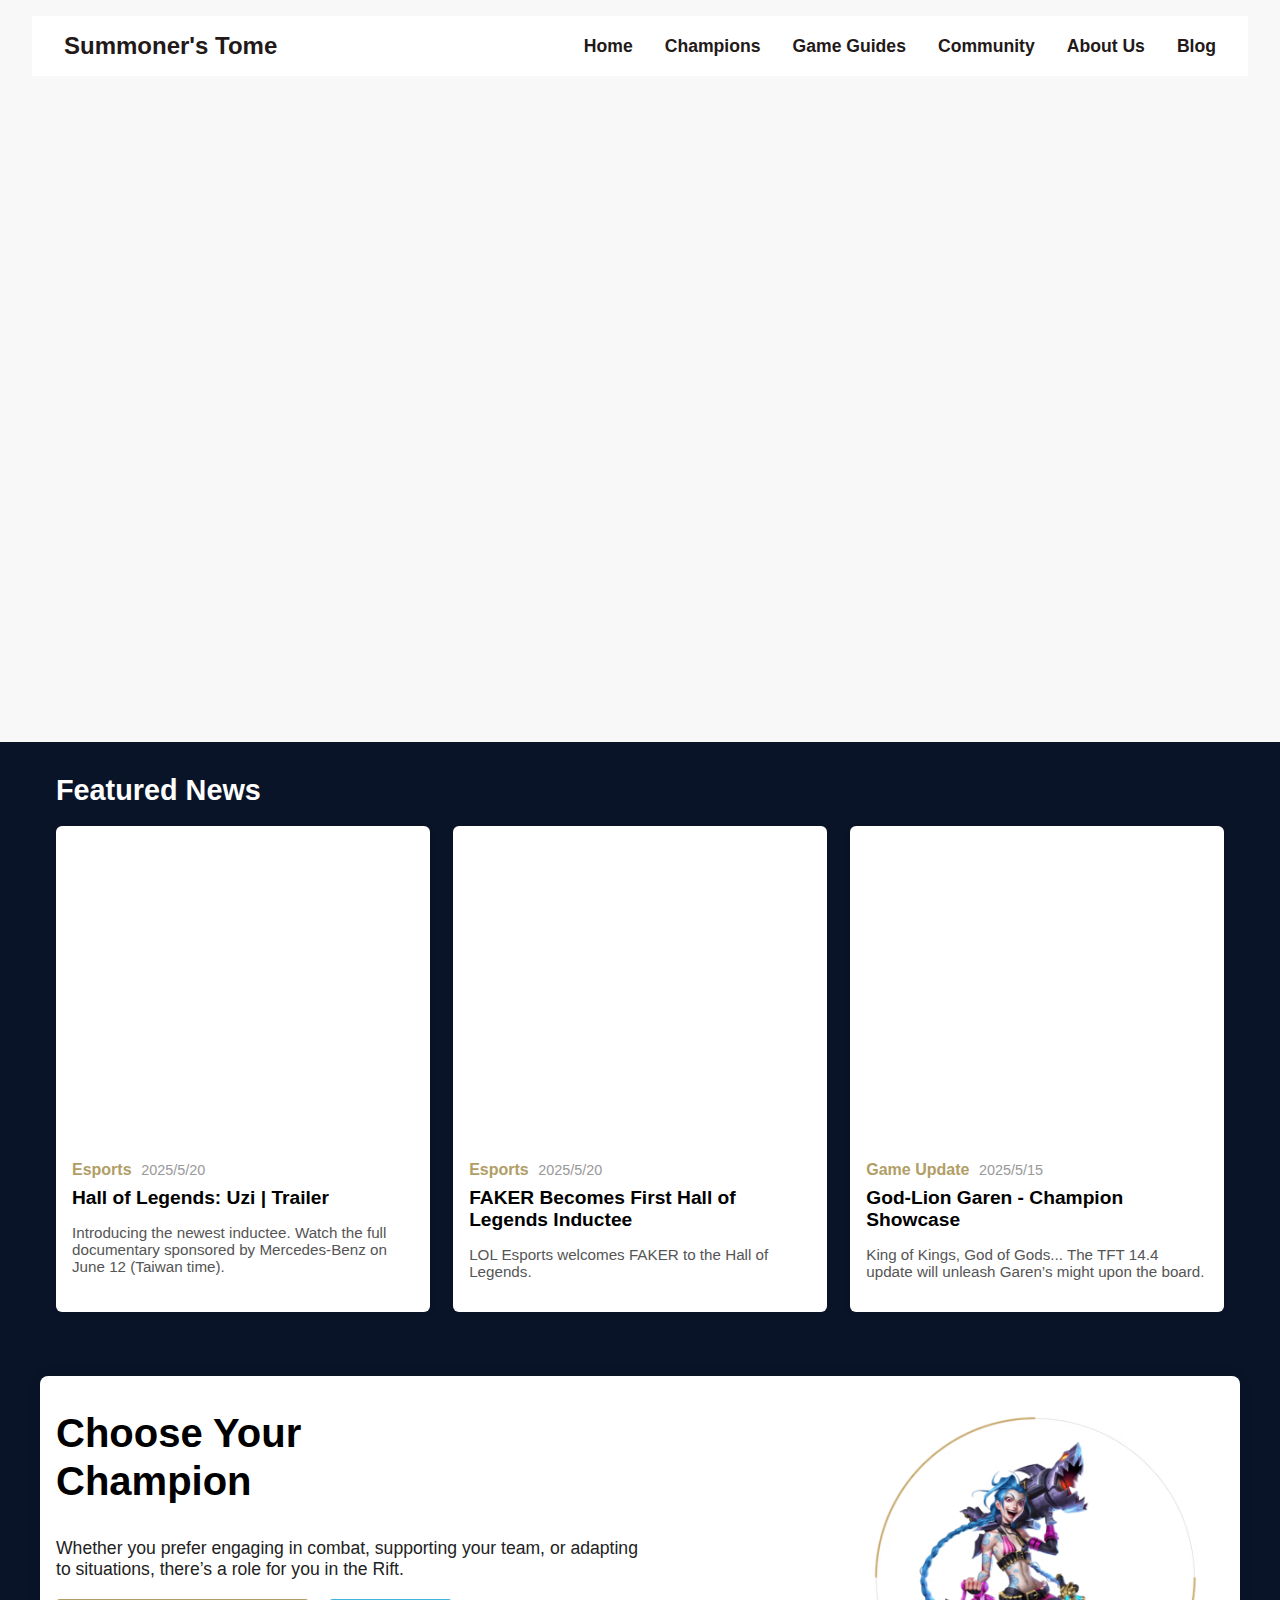
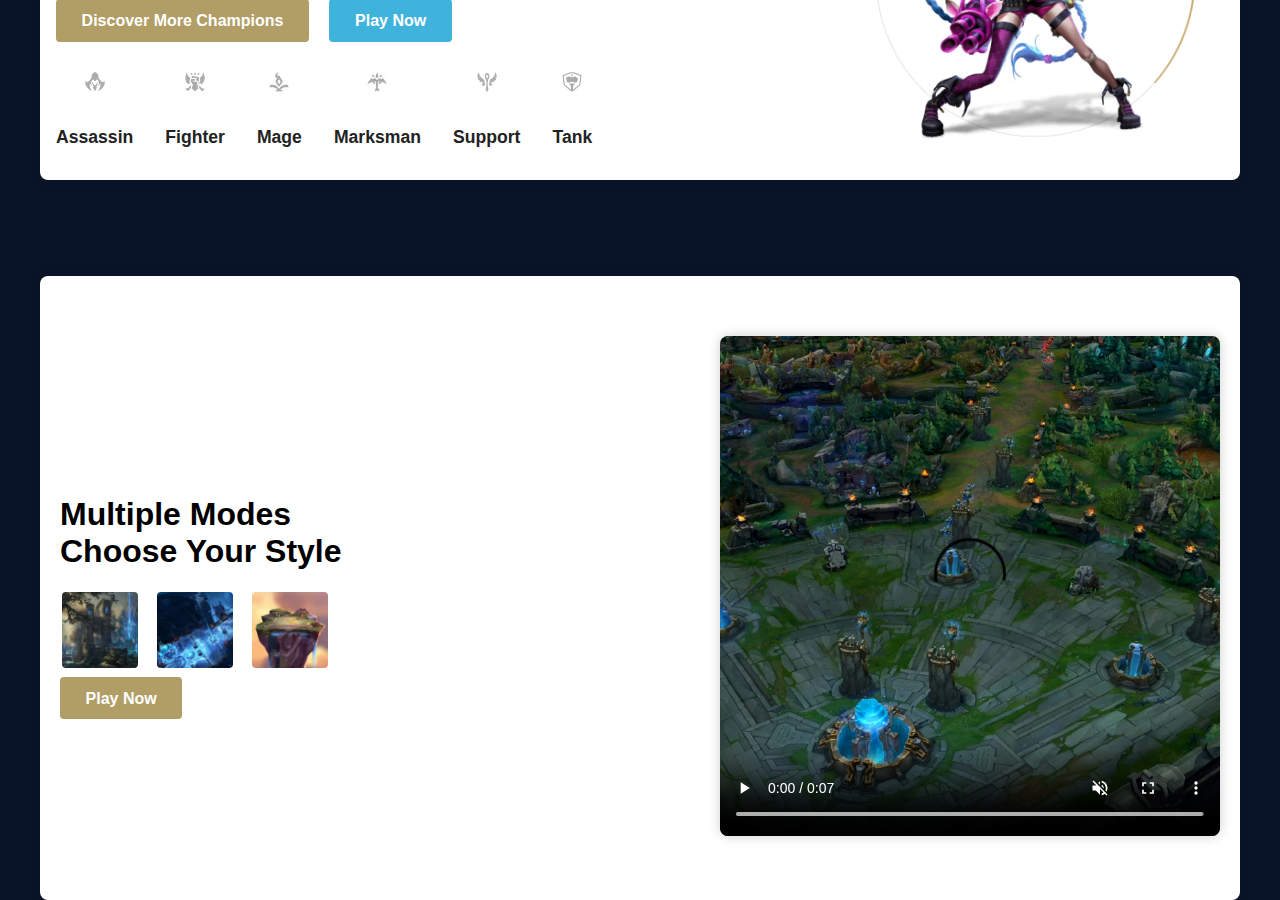
<file: index.html>
<!DOCTYPE html>
<html lang="en">
    <!--Code Function: home page for the Summoner's Tome and display the news  Game Modes and Champion
     created by: kevin
    -->
<head>
    <meta charset="UTF-8" />
    <meta name="viewport" content="width=device-width, initial-scale=1" />
    <title>Summoner's Tome</title>
    <link rel="stylesheet" href="style/styles.css" />
</head>
<body>
    <header>
    <nav class="navbar">
      <div class="site-title">Summoner's Tome</div>
        <ul class="menu">
          <li><a href="index.html">Home</a></li>
          <li><a href="champions.html">Champions</a></li>
          <li><a href="game_guides.html">Game Guides</a></li>
          <li><a href="community.html">Community</a></li>
          <li><a href="aboutus.html">About Us</a></li>
          <li><a href="blog.html">Blog</a></li>
      </ul>
    </nav>
    <!-- Background image section -->
    <section class="menu-background-section">
        <div class="content">
        </div>
    </section>
  </header>
    <main>
        <!-- News Section -->
    <section class="news-section">
    <h2>Featured News</h2>
    <div class="news-cards">
        <article class="news-card">
        <iframe
            width="100%"
            height="315"
            src="https://www.youtube.com/embed/OxJoS-Z4Q78"
            title="Hall of Legends: Uzi | Trailer"
            frameborder="0"
            allow="accelerometer; autoplay; clipboard-write; encrypted-media; gyroscope; picture-in-picture"
            allowfullscreen>
        </iframe>
        <div class="news-info">
            <span class="category">Esports</span><span class="date">2025/5/20</span>
            <h3 class="black-text">Hall of Legends: Uzi | Trailer</h3>
            <p>Introducing the newest inductee. Watch the full documentary sponsored by Mercedes-Benz on June 12 (Taiwan time).</p>
        </div>
        </article>

        <article class="news-card">
        <iframe
            width="100%"
            height="315"
            src="https://www.youtube.com/embed/xdfVomq3lAc"
            title="FAKER Becomes First Hall of Legends Inductee"
            frameborder="0"
            allow="accelerometer; autoplay; clipboard-write; encrypted-media; gyroscope; picture-in-picture"
            allowfullscreen>
        </iframe>
        <div class="news-info">
            <span class="category">Esports</span><span class="date">2025/5/20</span>
            <h3 class="black-text">FAKER Becomes First Hall of Legends Inductee</h3>
            <p>LOL Esports welcomes FAKER to the Hall of Legends.</p>
        </div>
        </article>

        <article class="news-card">
        <iframe
            width="100%"
            height="315"
            src="https://www.youtube.com/embed/TGnTv8L_mMc"
            title="God-Lion Garen - Champion Showcase"
            frameborder="0"
            allow="accelerometer; autoplay; clipboard-write; encrypted-media; gyroscope; picture-in-picture"
            allowfullscreen>
        </iframe>
        <div class="news-info">
            <span class="category">Game Update</span><span class="date">2025/5/15</span>
            <h3 class="black-text">God-Lion Garen - Champion Showcase</h3>
            <p>King of Kings, God of Gods... The TFT 14.4 update will unleash Garen’s might upon the board.</p>
        </div>
        </article>
    </div>
    </section>


        <!-- Champion Section -->
        <section class="champion-section">
            <div class="champion-text">
                <h2 class="black-text">Choose Your <br /><strong>Champion</strong></h2>
                <p>Whether you prefer engaging in combat, supporting your team, or adapting to situations, there’s a role for you in the Rift.</p>
                <div class="buttons">
                    <a href="champions.html" class="btn btn-gold">Discover More Champions</a>
                    <a href="game_guides.html" class="btn btn-blue">Play Now</a>
                </div>
                <div class="roles-icons">
                    <div data-role="Assassin"><img src="images/image1.jpg" alt="Assassin" /><p>Assassin</p></div>
                    <div data-role="Fighter"><img src="images/image2.jpg" alt="Fighter" /><p>Fighter</p></div>
                    <div data-role="Mage"><img src="images/image3.jpg" alt="Mage" /><p>Mage</p></div>
                    <div data-role="Marksman"><img src="images/image4.jpg" alt="Marksman" /><p>Marksman</p></div>
                    <div data-role="Support"><img src="images/image5.jpg" alt="Support" /><p>Support</p></div>
                    <div data-role="Tank"><img src="images/image6.jpg" alt="Tank" /><p>Tank</p></div>
                </div>
            </div>
            <div class="champion-img">
                <img src="images/c_image4.jpg"/>
            </div>
        </section>
        
        <!-- Game Modes Section -->
        <section class="mode-video-section">
                <div class="mode-select">
                    <h2 class="black-text">Multiple Modes<br><strong>Choose Your Style</strong></h2>
                    <div class="mode-thumbnails">
                        <img src="images/mode1.jpg" alt="Summoner's Rift" data-video="videos/mode1.mp4">
                        <img src="images/mode2.jpg" alt="ARAM" data-video="videos/mode2.mp4">
                        <img src="images/mode3.jpg" alt="Teamfight Tactics" data-video="videos/mode3.mp4">
                    </div>
                    <a href="game_guides.html" class="btn btn-gold">Play Now</a>
                </div>

                <div class="mode-preview">
                    <video id="modeVideo" controls autoplay muted loop>
                        <source src="videos/mode1.mp4" type="video/mp4" />
                        Your browser does not support video playback.
                    </video>
                </div>
        </section>
    </main>
    <script src="script/script.js"></script>
</body>
</html>
</file>
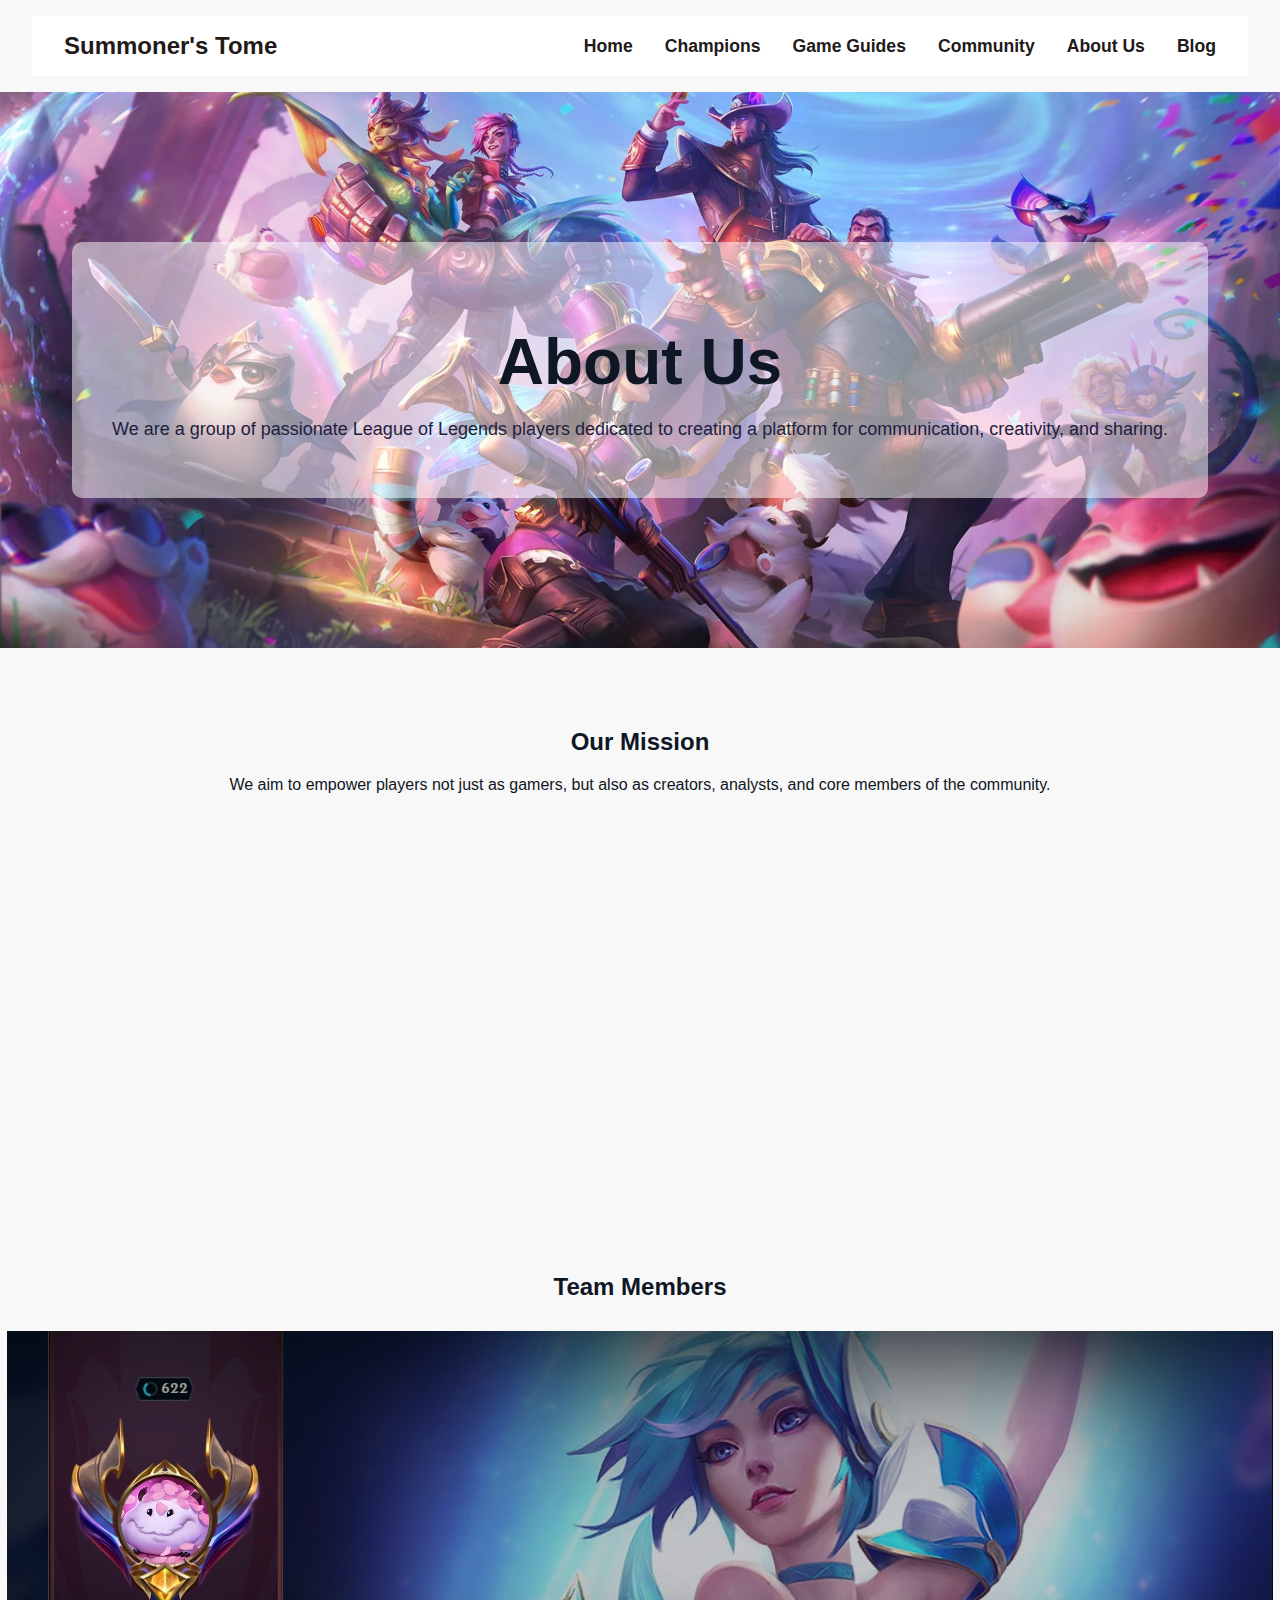
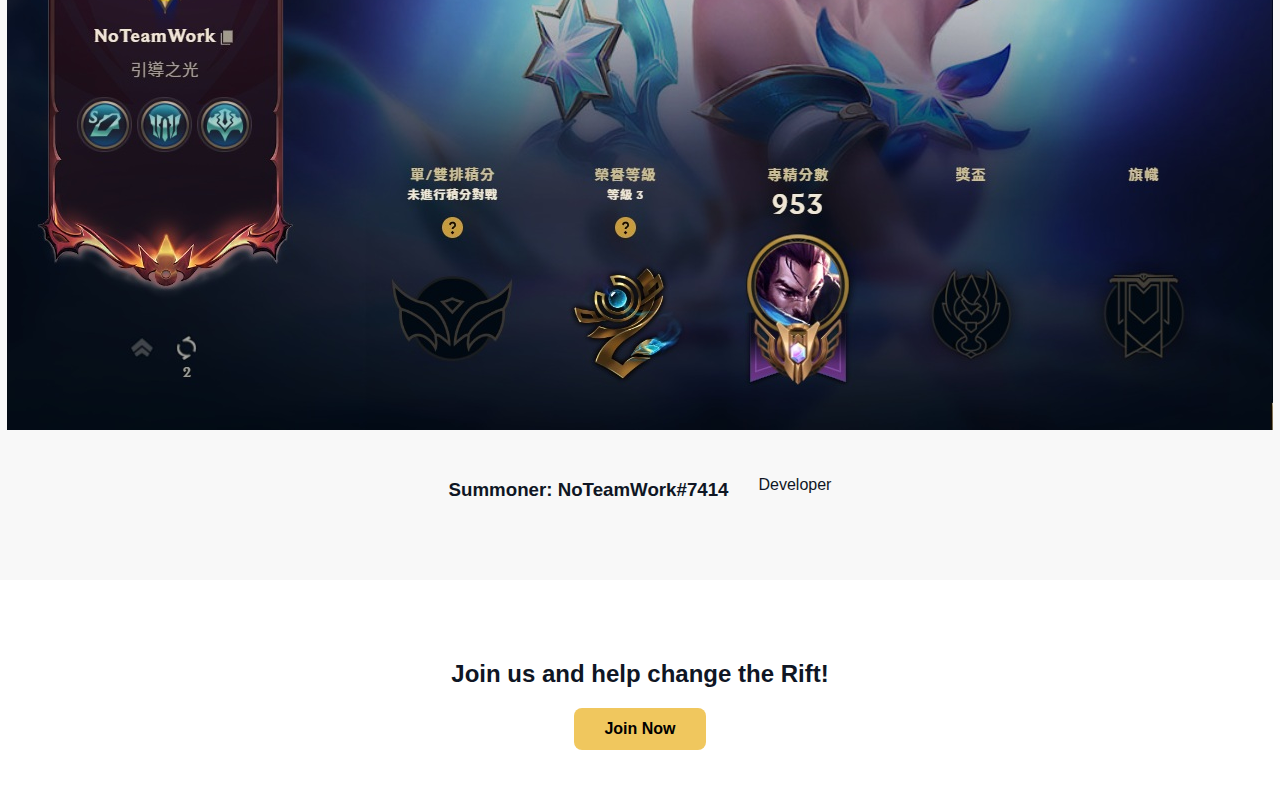
<file: aboutus.html>
<!DOCTYPE html>
<html lang="en">
        <!--Code Function: display the personal info
     created by: kevin
    -->
<head>
  <meta charset="UTF-8">
  <title>About Us - League of Legends Community Site</title>
  <link rel="stylesheet" href="style/aboutus.css">
</head>
<body>

  <!-- Navigation Bar (can be converted into a shared include component) -->
  <header>
      <nav class="navbar">
          <div class="site-title">Summoner's Tome</div>
          <ul class="menu">
            <li><a href="index.html">Home</a></li>
            <li><a href="champions.html">Champions</a></li>
            <li><a href="game_guides.html">Game Guides</a></li>
            <li><a href="community.html">Community</a></li>
            <li><a href="aboutus.html">About Us</a></li>
            <li><a href="blog.html">Blog</a></li>
          </ul>
      </nav>
  </header>

  <!-- Hero Banner -->
  <section class="community-hero">
    <div class="hero-content">
      <h1>About Us</h1>
      <p>We are a group of passionate League of Legends players dedicated to creating a platform for communication, creativity, and sharing.</p>
    </div>
  </section>

  <!-- Our Mission -->
  <section class="programs">
    <h2>Our Mission</h2>
    <p>We aim to empower players not just as gamers, but also as creators, analysts, and core members of the community.</p>
    <div class="program-cards">
      <div class="program-card">
        <img src="images/teamwork.jpg" alt="Teamwork">
        <h3>Teamwork</h3>
        <p>We believe in the power of teams to create better content and unforgettable memories.</p>
      </div>
      <div class="program-card">
        <img src="images/creativity.jpg" alt="Creativity">
        <h3>Creativity</h3>
        <p>From fan art to gameplay videos, everyone has the potential to be a creator.</p>
      </div>
      <div class="program-card">
        <img src="images/growth.jpg" alt="Growth">
        <h3>Growth</h3>
        <p>Through mutual learning and match analysis, we grow alongside our fellow players.</p>
      </div>
    </div>
  </section>

  <!-- Team Member Card -->
  <section class="social-section">
    <h2>Team Members</h2>
    <div class="social-grid">
        <img src="images/Summoner.jpg" alt="Team Leader">
        <h3>Summoner: NoTeamWork#7414</h3>
        <p> Developer</p>
    </div>
  </section>

  <!-- Call to Action -->
  <section class="cta-join">
    <h2>Join us and help change the Rift!</h2>
    <a href="blog.html" class="join-button">Join Now</a>
  </section>

</body>
</html>
</file>
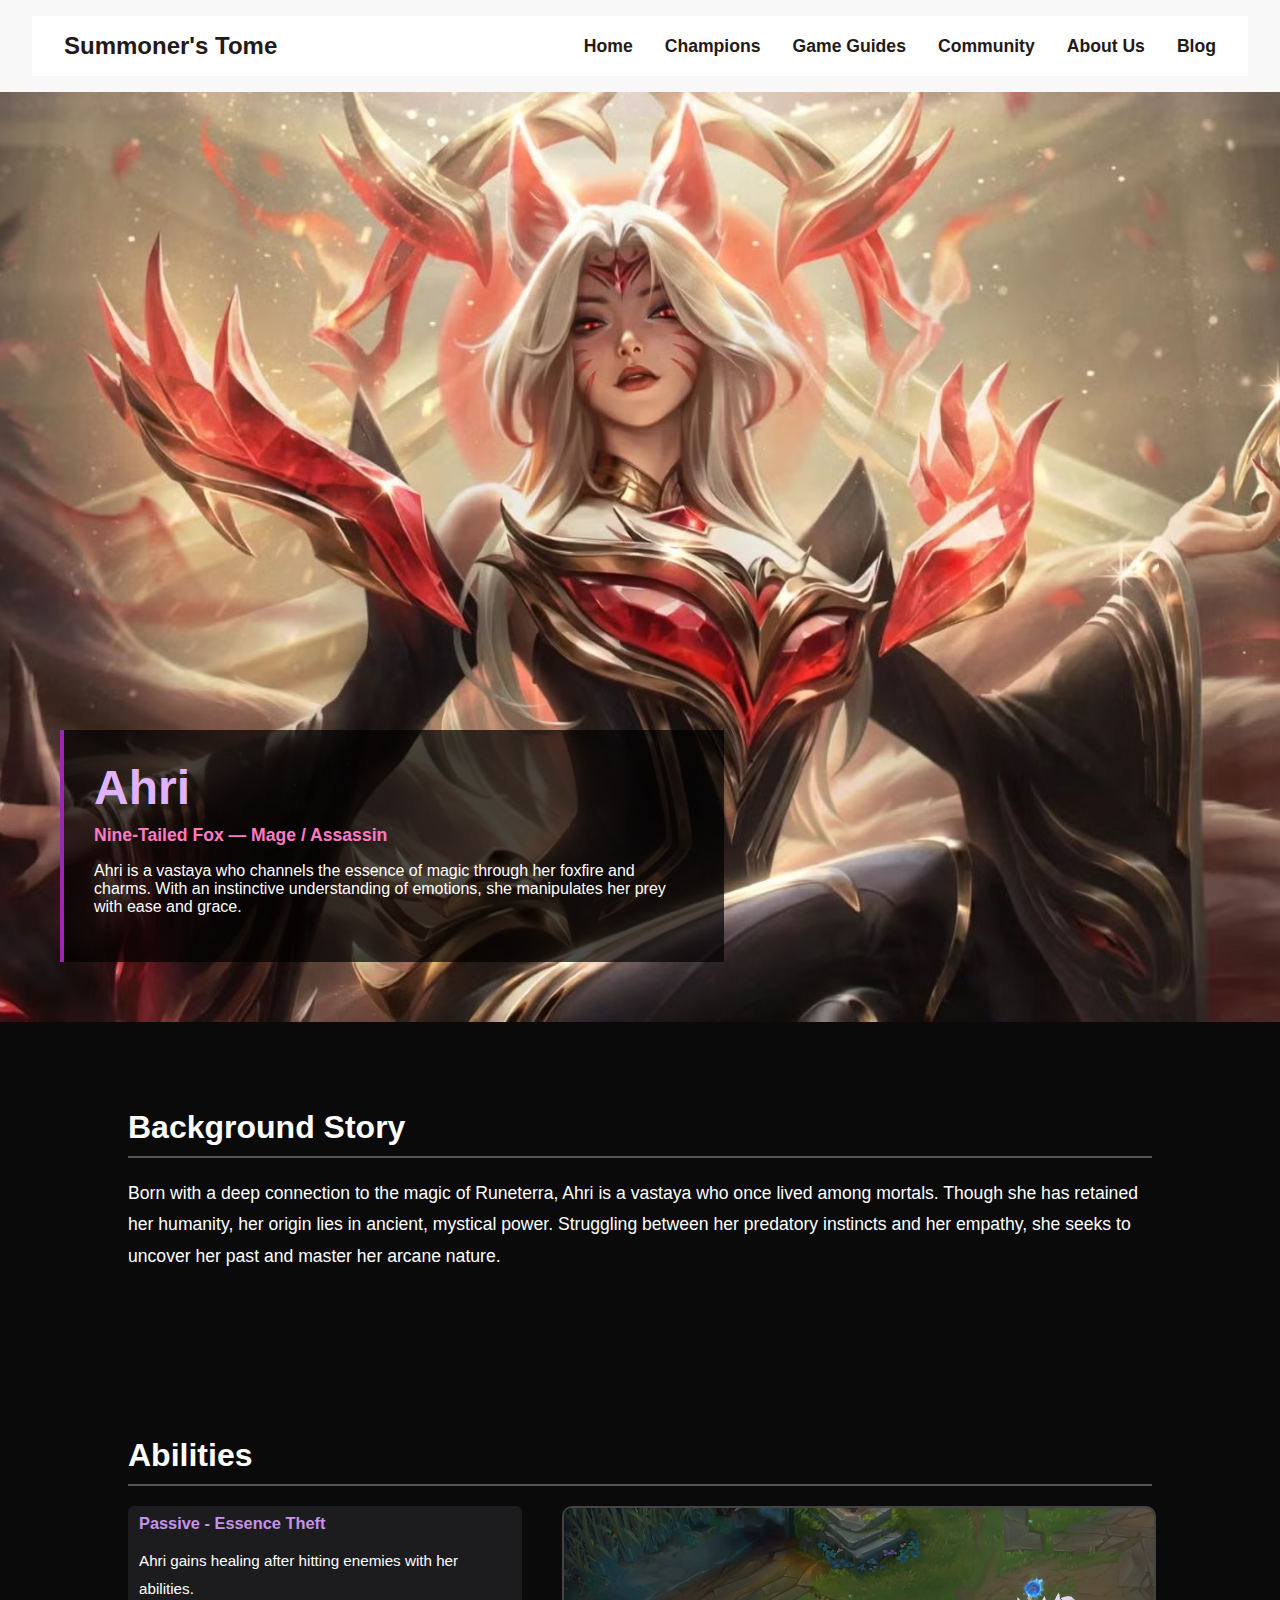
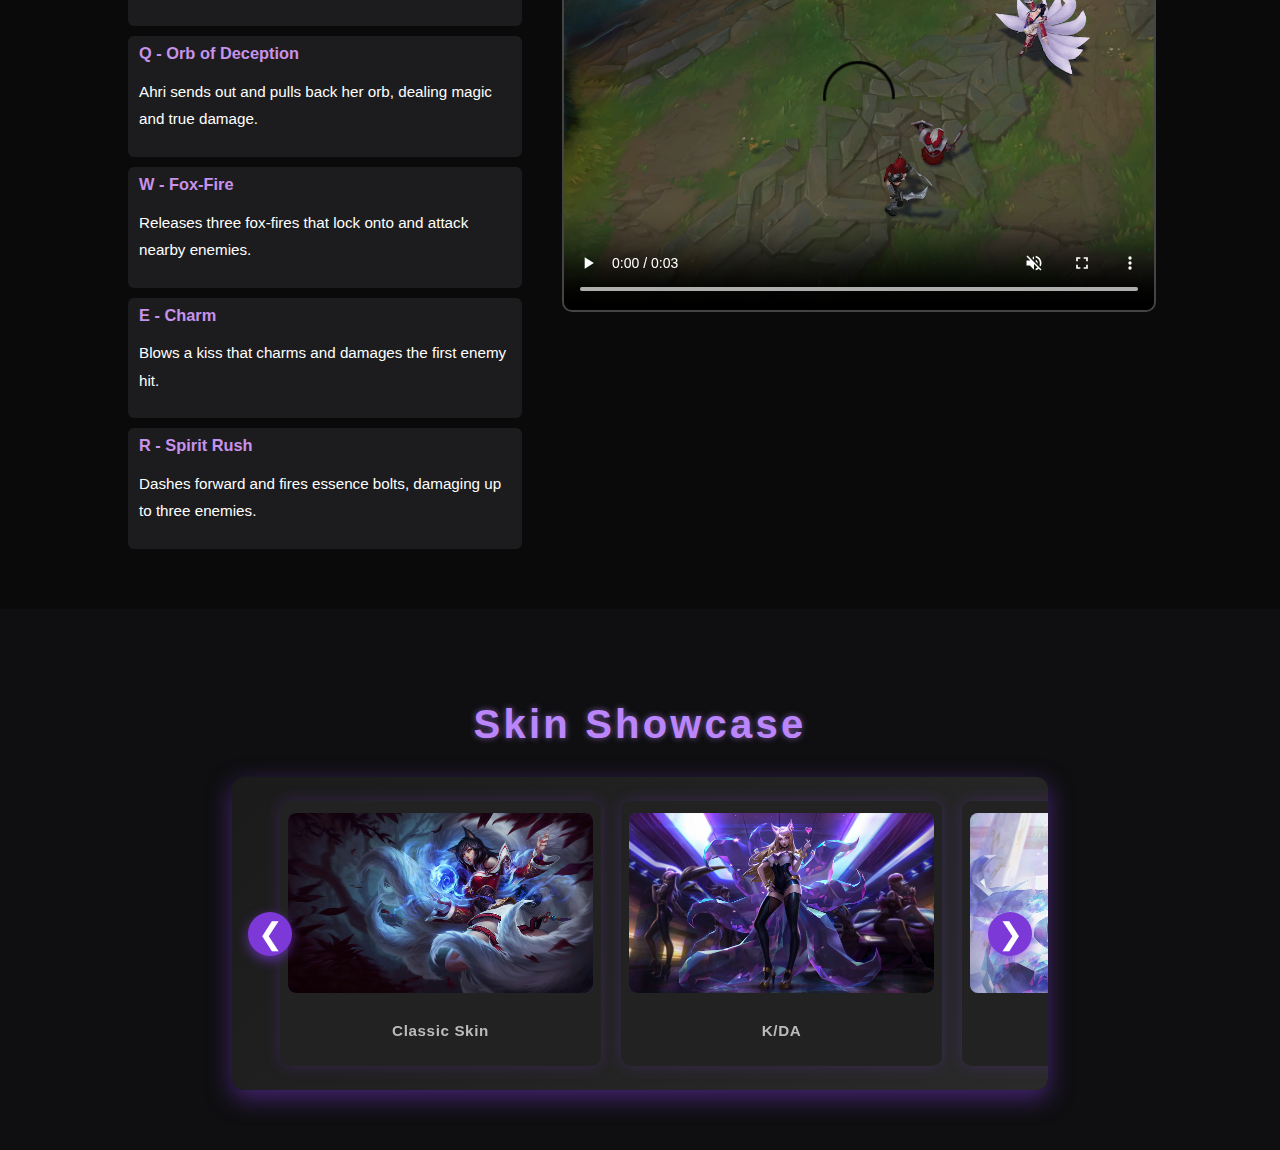
<file: ahri.html>
<!DOCTYPE html>
<html lang="en">
        <!--Code Function: intr ahri
     created by: kevin
    -->
<head>
  <meta charset="UTF-8" />
  <meta name="viewport" content="width=device-width, initial-scale=1.0"/>
  <title>Ahri - Summoner's Tome</title>
  <link rel="stylesheet" href="style/KaiSa.css" />
</head>
<body>

  <header>
    <nav class="navbar">
      <div class="site-title">Summoner's Tome</div>
      <ul class="menu">
        <li><a href="index.html">Home</a></li>
        <li><a href="champions.html">Champions</a></li>
        <li><a href="game_guides.html">Game Guides</a></li>
        <li><a href="community.html">Community</a></li>
        <li><a href="aboutus.html">About Us</a></li>
        <li><a href="blog.html">Blog</a></li>
      </ul>
    </nav>
  </header>

  <!-- Hero Banner -->
  <div class="hero-banner" style="background-image: url('images/ahri-banner.jpg');">
    <div class="hero-info">
      <h1>Ahri</h1>
      <p class="role">Nine-Tailed Fox — Mage / Assassin</p>
      <p>Ahri is a vastaya who channels the essence of magic through her foxfire and charms. With an instinctive understanding of emotions, she manipulates her prey with ease and grace.</p>
    </div>
  </div>

  <!-- Background Story -->
  <section class="section">
    <h2>Background Story</h2>
    <p>
      Born with a deep connection to the magic of Runeterra, Ahri is a vastaya who once lived among mortals. Though she has retained her humanity, her origin lies in ancient, mystical power. Struggling between her predatory instincts and her empathy, she seeks to uncover her past and master her arcane nature.
    </p>
  </section>

  <!-- Abilities -->
  <section class="section ability-video-section">
    <h2>Abilities</h2>
    <div class="ability-video-container">
      <div class="abilities">
        <div class="ability-card" data-video="videos/ahri_passive.mp4">
          <h3>Passive - Essence Theft</h3>
          <p>Ahri gains healing after hitting enemies with her abilities.</p>
        </div>
        <div class="ability-card" data-video="videos/ahri_q.mp4">
          <h3>Q - Orb of Deception</h3>
          <p>Ahri sends out and pulls back her orb, dealing magic and true damage.</p>
        </div>
        <div class="ability-card" data-video="videos/ahri_w.mp4">
          <h3>W - Fox-Fire</h3>
          <p>Releases three fox-fires that lock onto and attack nearby enemies.</p>
        </div>
        <div class="ability-card" data-video="videos/ahri_e.mp4">
          <h3>E - Charm</h3>
          <p>Blows a kiss that charms and damages the first enemy hit.</p>
        </div>
        <div class="ability-card" data-video="videos/ahri_r.mp4">
          <h3>R - Spirit Rush</h3>
          <p>Dashes forward and fires essence bolts, damaging up to three enemies.</p>
        </div>
      </div>

      <div class="video-player">
        <video id="abilityVideo" controls autoplay muted>
          <source src="videos/ahri_passive.mp4" type="video/mp4" />
          Your browser does not support the video tag.
        </video>
      </div>
    </div>
  </section>

  <!-- Skins Carousel -->
  <section class="skin-carousel-section">
    <h2>Skin Showcase</h2>
    <div class="carousel-container">
      <button class="carousel-btn left" id="prevBtn">&#10094;</button>

      <div class="carousel-track" id="carouselTrack">
        <div class="carousel-slide">
          <img src="images/ahri_classic.jpg" alt="Classic Skin" />
          <p>Classic Skin</p>
        </div>
        <div class="carousel-slide">
          <img src="images/ahri_kda.jpg" alt="K/DA Ahri" />
          <p>K/DA</p>
        </div>
        <div class="carousel-slide">
          <img src="images/ahri_popstar.jpg" alt="Popstar Ahri" />
          <p>Popstar</p>
        </div>
        <div class="carousel-slide">
          <img src="images/ahri_spirit_blossom.jpg" alt="Spirit Blossom Ahri" />
          <p>Spirit Blossom</p>
        </div>
        <div class="carousel-slide">
          <img src="images/ahri_arcana.jpg" alt="Arcana Ahri" />
          <p>Arcana</p>
        </div>
        <div class="carousel-slide">
          <img src="images/ahri_coven.jpg" alt="Coven Ahri" />
          <p>Coven</p>
        </div>
      </div>

      <button class="carousel-btn right" id="nextBtn">&#10095;</button>
    </div>
  </section>

  <script src="script/ahri.js"></script> <!-- 你可以複製 kaisa.js 並命名為 ahri.js -->
</body>
</html>
</file>
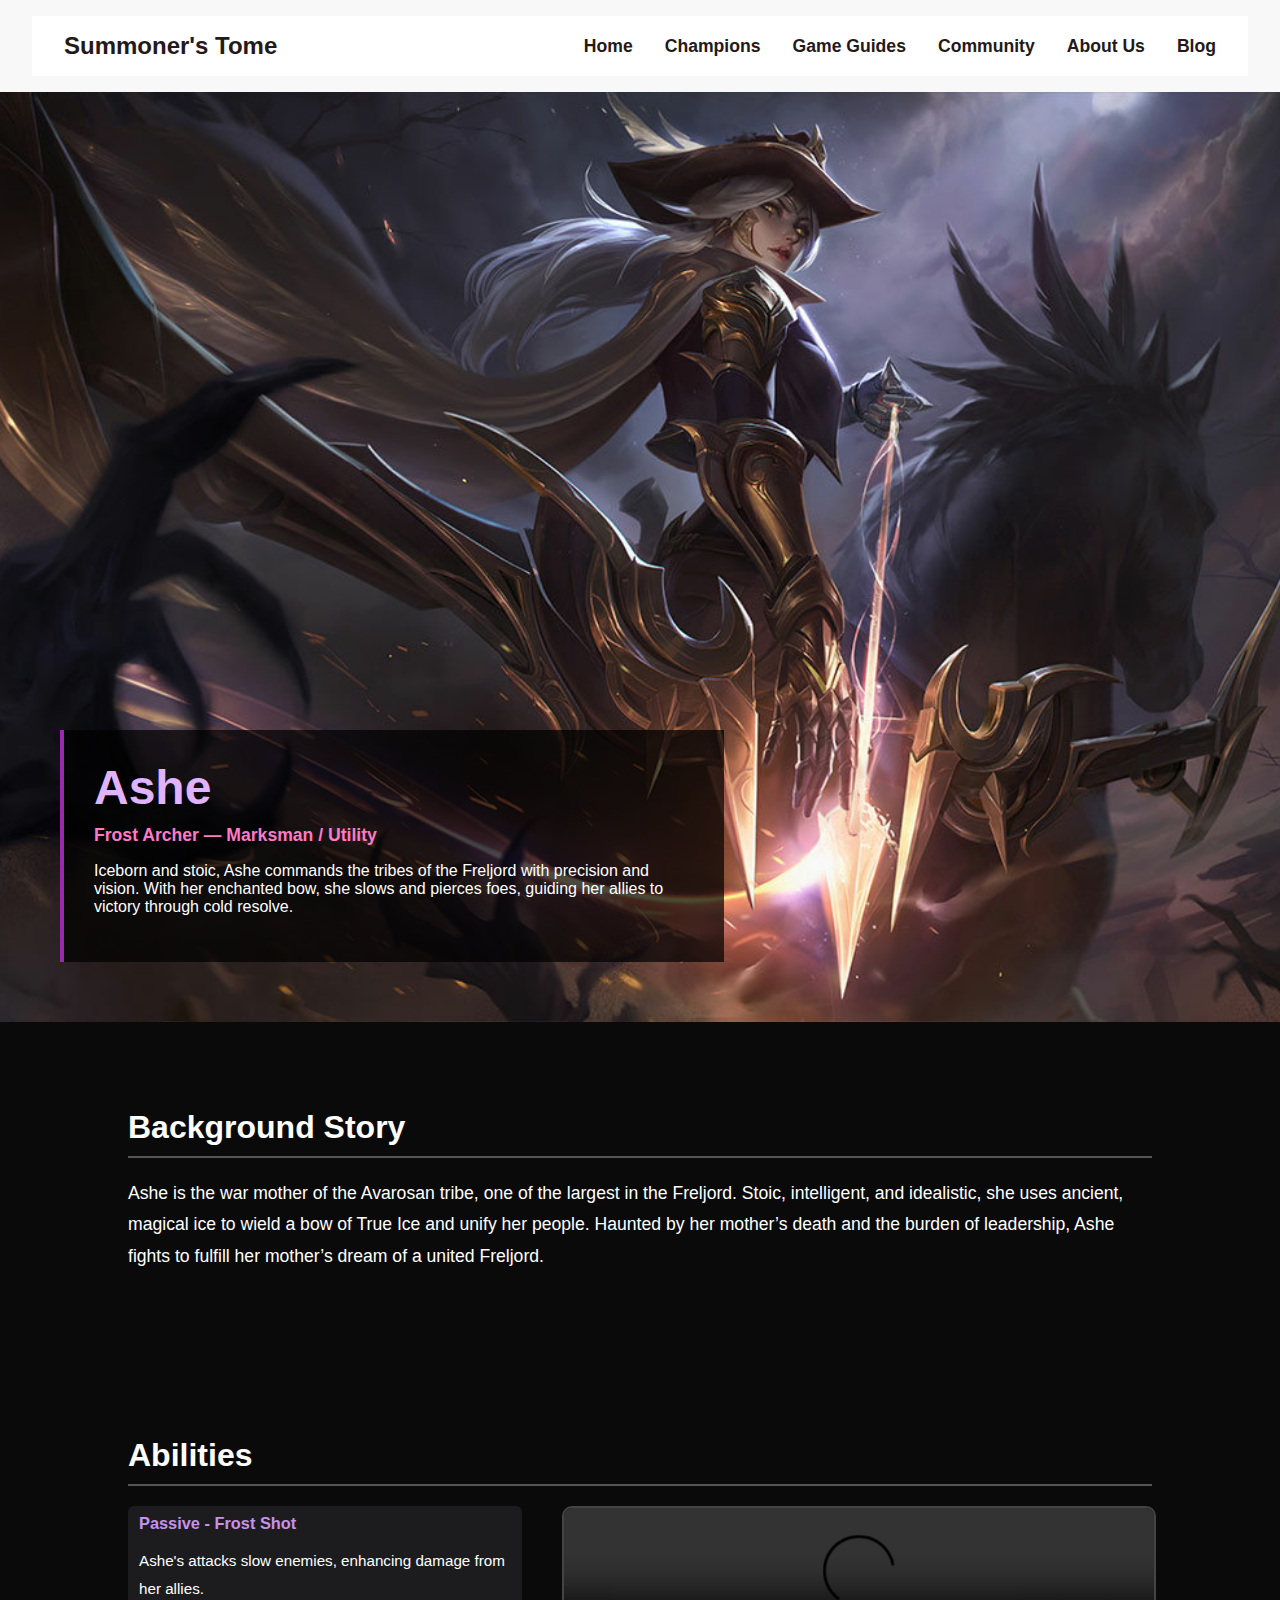
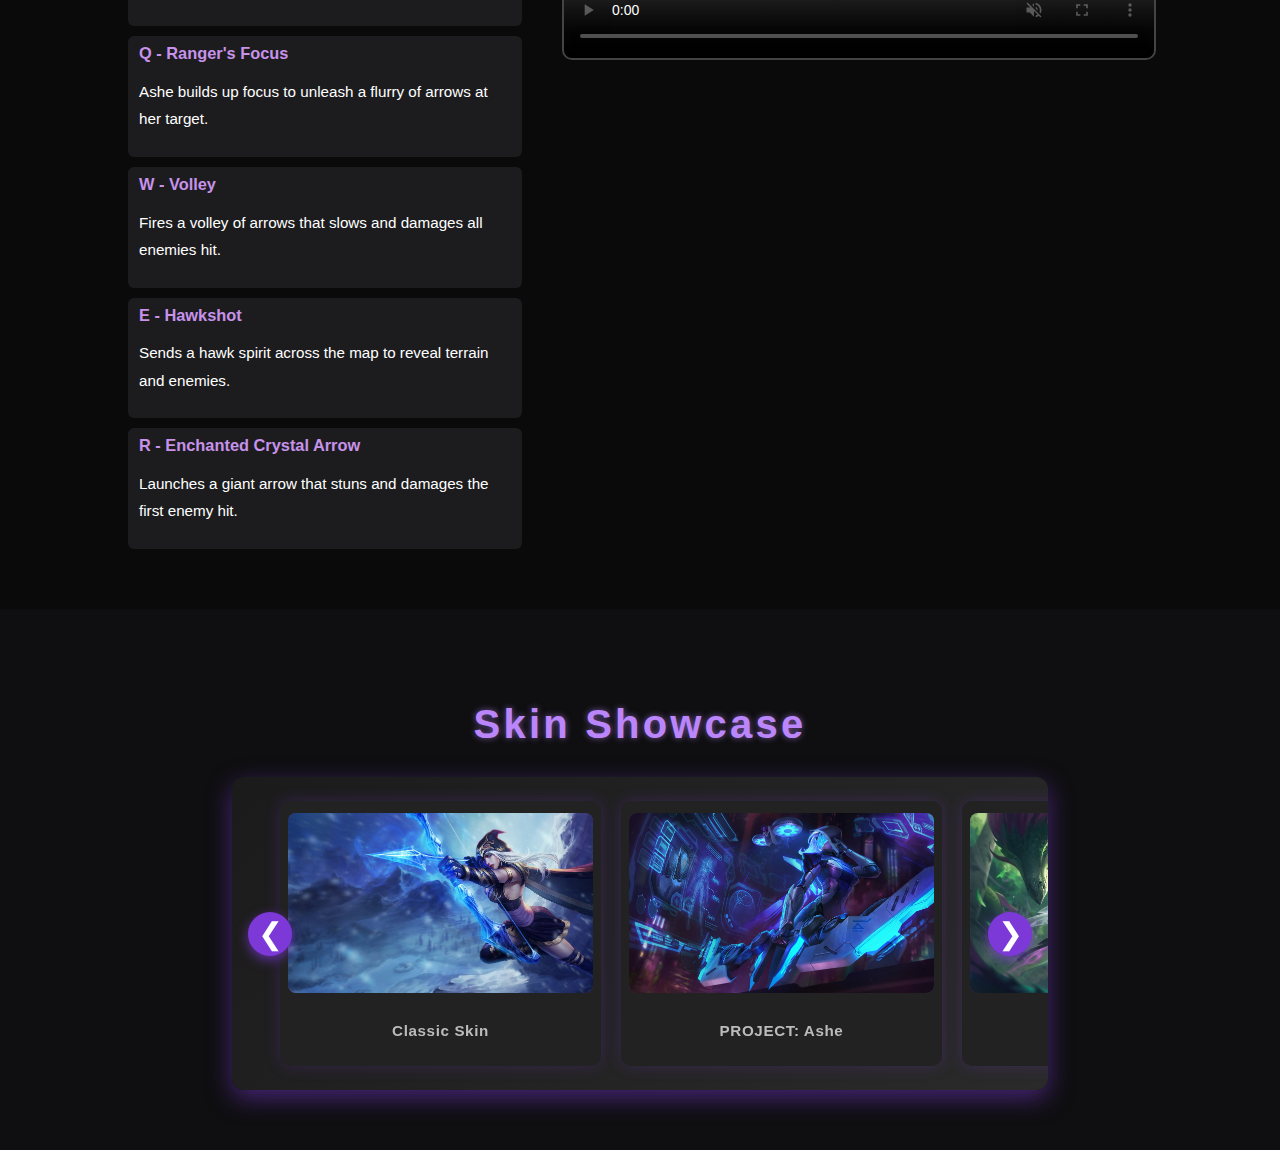
<file: ashe.html>
<!DOCTYPE html>
<html lang="en">
        <!--Code Function: intr ashe
     created by: kevin
    -->
<head>
  <meta charset="UTF-8" />
  <meta name="viewport" content="width=device-width, initial-scale=1.0"/>
  <title>Ashe - Summoner's Tome</title>
  <link rel="stylesheet" href="style/KaiSa.css" />
</head>
<body>

  <header>
    <nav class="navbar">
      <div class="site-title">Summoner's Tome</div>
      <ul class="menu">
        <li><a href="index.html">Home</a></li>
        <li><a href="champions.html">Champions</a></li>
        <li><a href="game_guides.html">Game Guides</a></li>
        <li><a href="community.html">Community</a></li>
        <li><a href="aboutus.html">About Us</a></li>
        <li><a href="blog.html">Blog</a></li>
      </ul>
    </nav>
  </header>

  <!-- Hero Banner -->
  <div class="hero-banner" style="background-image: url('images/ashe-banner.jpg');">
    <div class="hero-info">
      <h1>Ashe</h1>
      <p class="role">Frost Archer — Marksman / Utility</p>
      <p>Iceborn and stoic, Ashe commands the tribes of the Freljord with precision and vision. With her enchanted bow, she slows and pierces foes, guiding her allies to victory through cold resolve.</p>
    </div>
  </div>

  <!-- Background Story -->
  <section class="section">
    <h2>Background Story</h2>
    <p>
      Ashe is the war mother of the Avarosan tribe, one of the largest in the Freljord. Stoic, intelligent, and idealistic, she uses ancient, magical ice to wield a bow of True Ice and unify her people. Haunted by her mother’s death and the burden of leadership, Ashe fights to fulfill her mother’s dream of a united Freljord.
    </p>
  </section>

  <!-- Abilities -->
  <section class="section ability-video-section">
    <h2>Abilities</h2>
    <div class="ability-video-container">
      <div class="abilities">
        <div class="ability-card" data-video="videos/ashe_passive.mp4">
          <h3>Passive - Frost Shot</h3>
          <p>Ashe's attacks slow enemies, enhancing damage from her allies.</p>
        </div>
        <div class="ability-card" data-video="videos/ashe_q.mp4">
          <h3>Q - Ranger's Focus</h3>
          <p>Ashe builds up focus to unleash a flurry of arrows at her target.</p>
        </div>
        <div class="ability-card" data-video="videos/ashe_w.mp4">
          <h3>W - Volley</h3>
          <p>Fires a volley of arrows that slows and damages all enemies hit.</p>
        </div>
        <div class="ability-card" data-video="videos/ashe_e.mp4">
          <h3>E - Hawkshot</h3>
          <p>Sends a hawk spirit across the map to reveal terrain and enemies.</p>
        </div>
        <div class="ability-card" data-video="videos/ashe_r.mp4">
          <h3>R - Enchanted Crystal Arrow</h3>
          <p>Launches a giant arrow that stuns and damages the first enemy hit.</p>
        </div>
      </div>

      <div class="video-player">
        <video id="abilityVideo" controls autoplay muted>
          <source src="videos/ashe_passive.mp4" type="video/mp4" />
          Your browser does not support the video tag.
        </video>
      </div>
    </div>
  </section>

  <!-- Skins Carousel -->
  <section class="skin-carousel-section">
    <h2>Skin Showcase</h2>
    <div class="carousel-container">
      <button class="carousel-btn left" id="prevBtn">&#10094;</button>

      <div class="carousel-track" id="carouselTrack">
        <div class="carousel-slide">
          <img src="images/ashe_classic.jpg" alt="Classic Skin" />
          <p>Classic Skin</p>
        </div>
        <div class="carousel-slide">
          <img src="images/ashe_project.jpg" alt="PROJECT: Ashe" />
          <p>PROJECT: Ashe</p>
        </div>
        <div class="carousel-slide">
          <img src="images/ashe_fae.jpg" alt="Fae Dragon Ashe" />
          <p>Fae Dragon</p>
        </div>
        <div class="carousel-slide">
          <img src="images/ashe_cosmic.jpg" alt="Cosmic Queen Ashe" />
          <p>Cosmic Queen</p>
        </div>
        <div class="carousel-slide">
          <img src="images/ashe_highnoon.jpg" alt="High Noon Ashe" />
          <p>High Noon</p>
        </div>
        <div class="carousel-slide">
          <img src="images/ashe_marauder.jpg" alt="Marauder Ashe" />
          <p>Marauder</p>
        </div>
      </div>

      <button class="carousel-btn right" id="nextBtn">&#10095;</button>
    </div>
  </section>

  <script src="script/ashe.js"></script> 
</body>
</html>
</file>
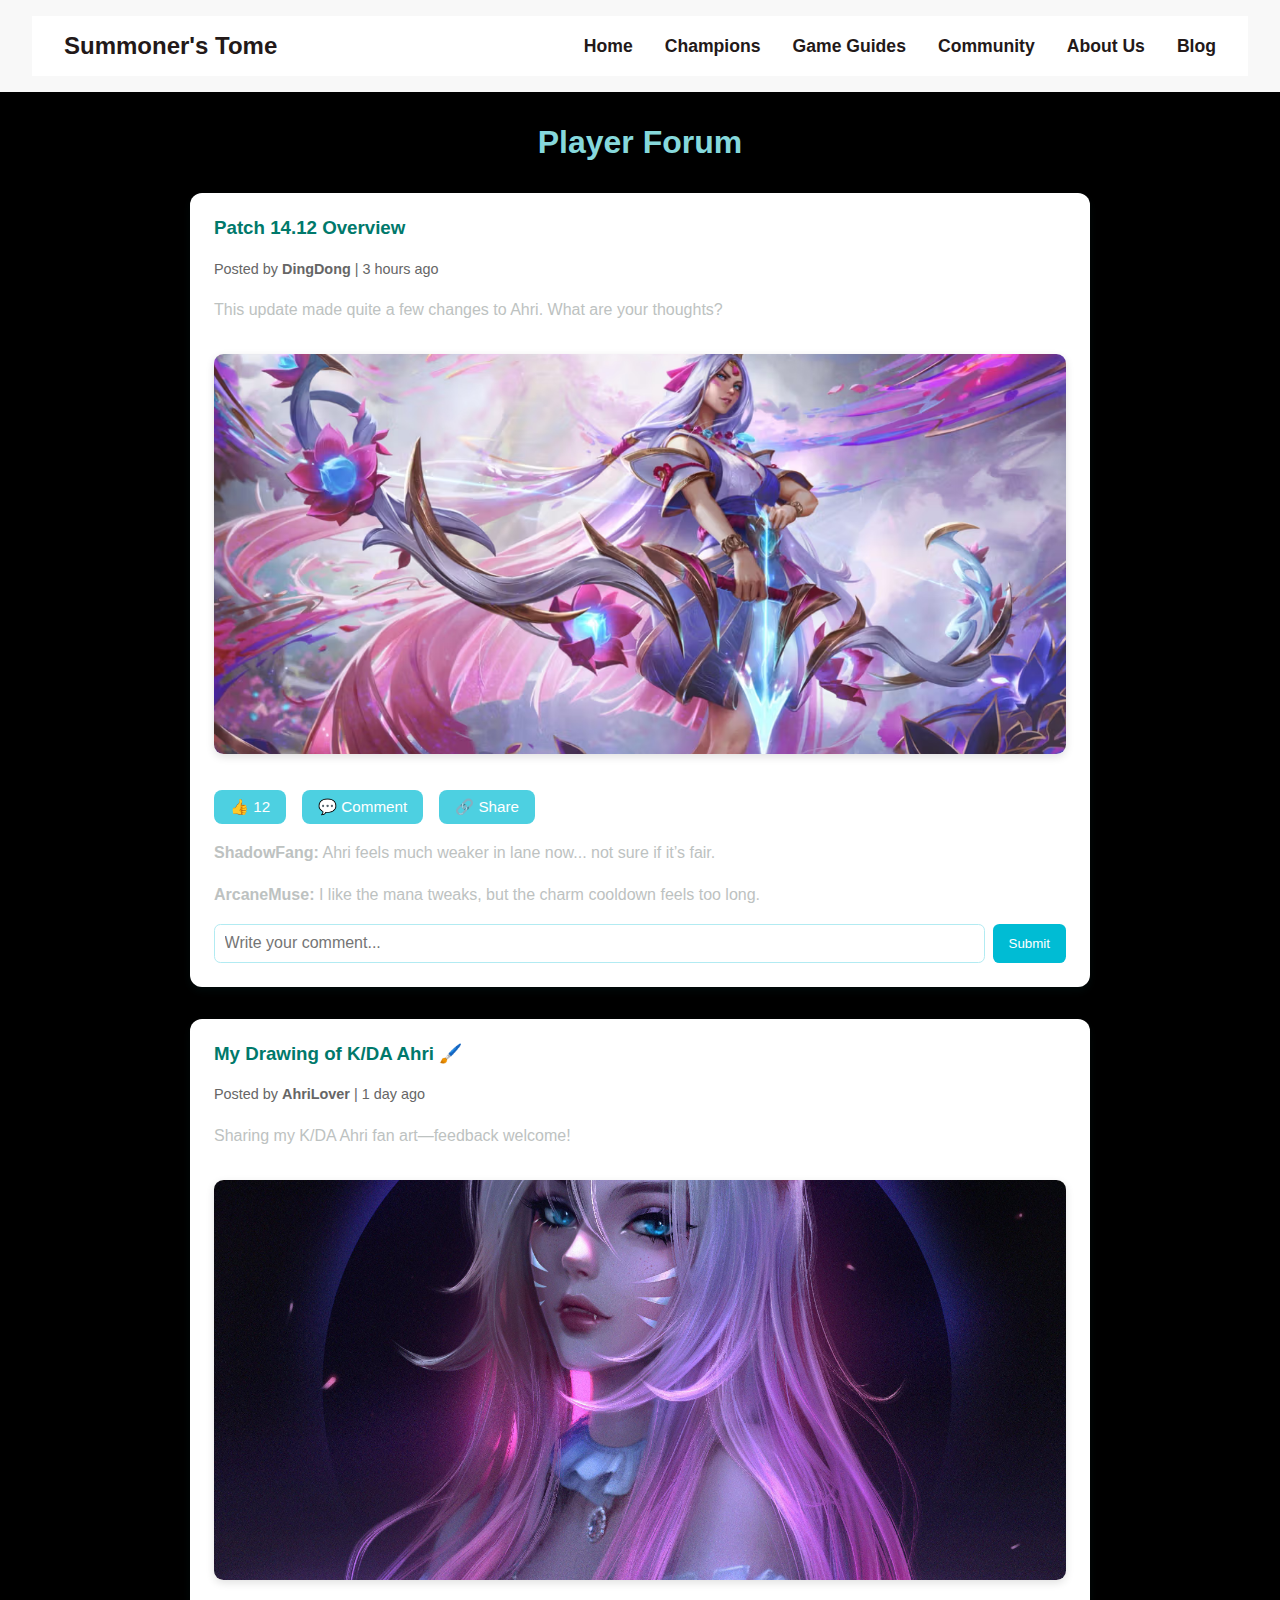
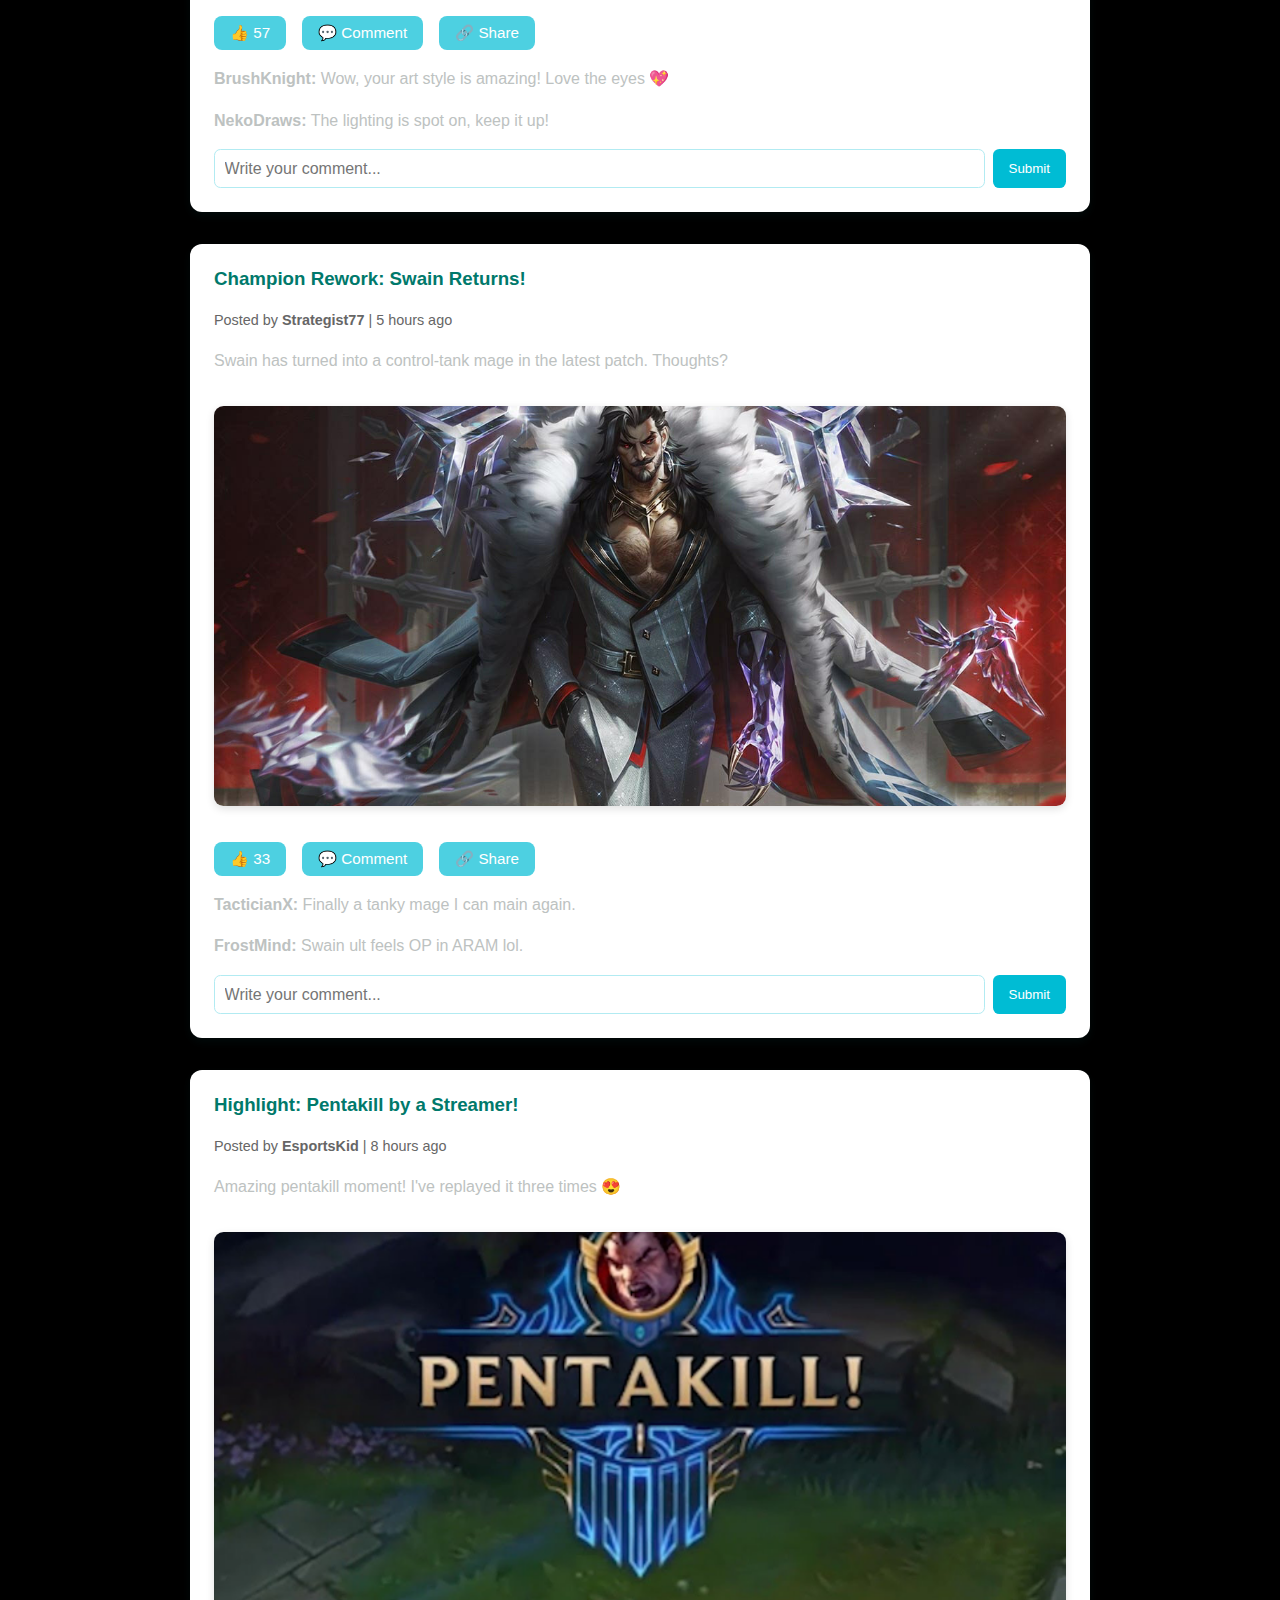
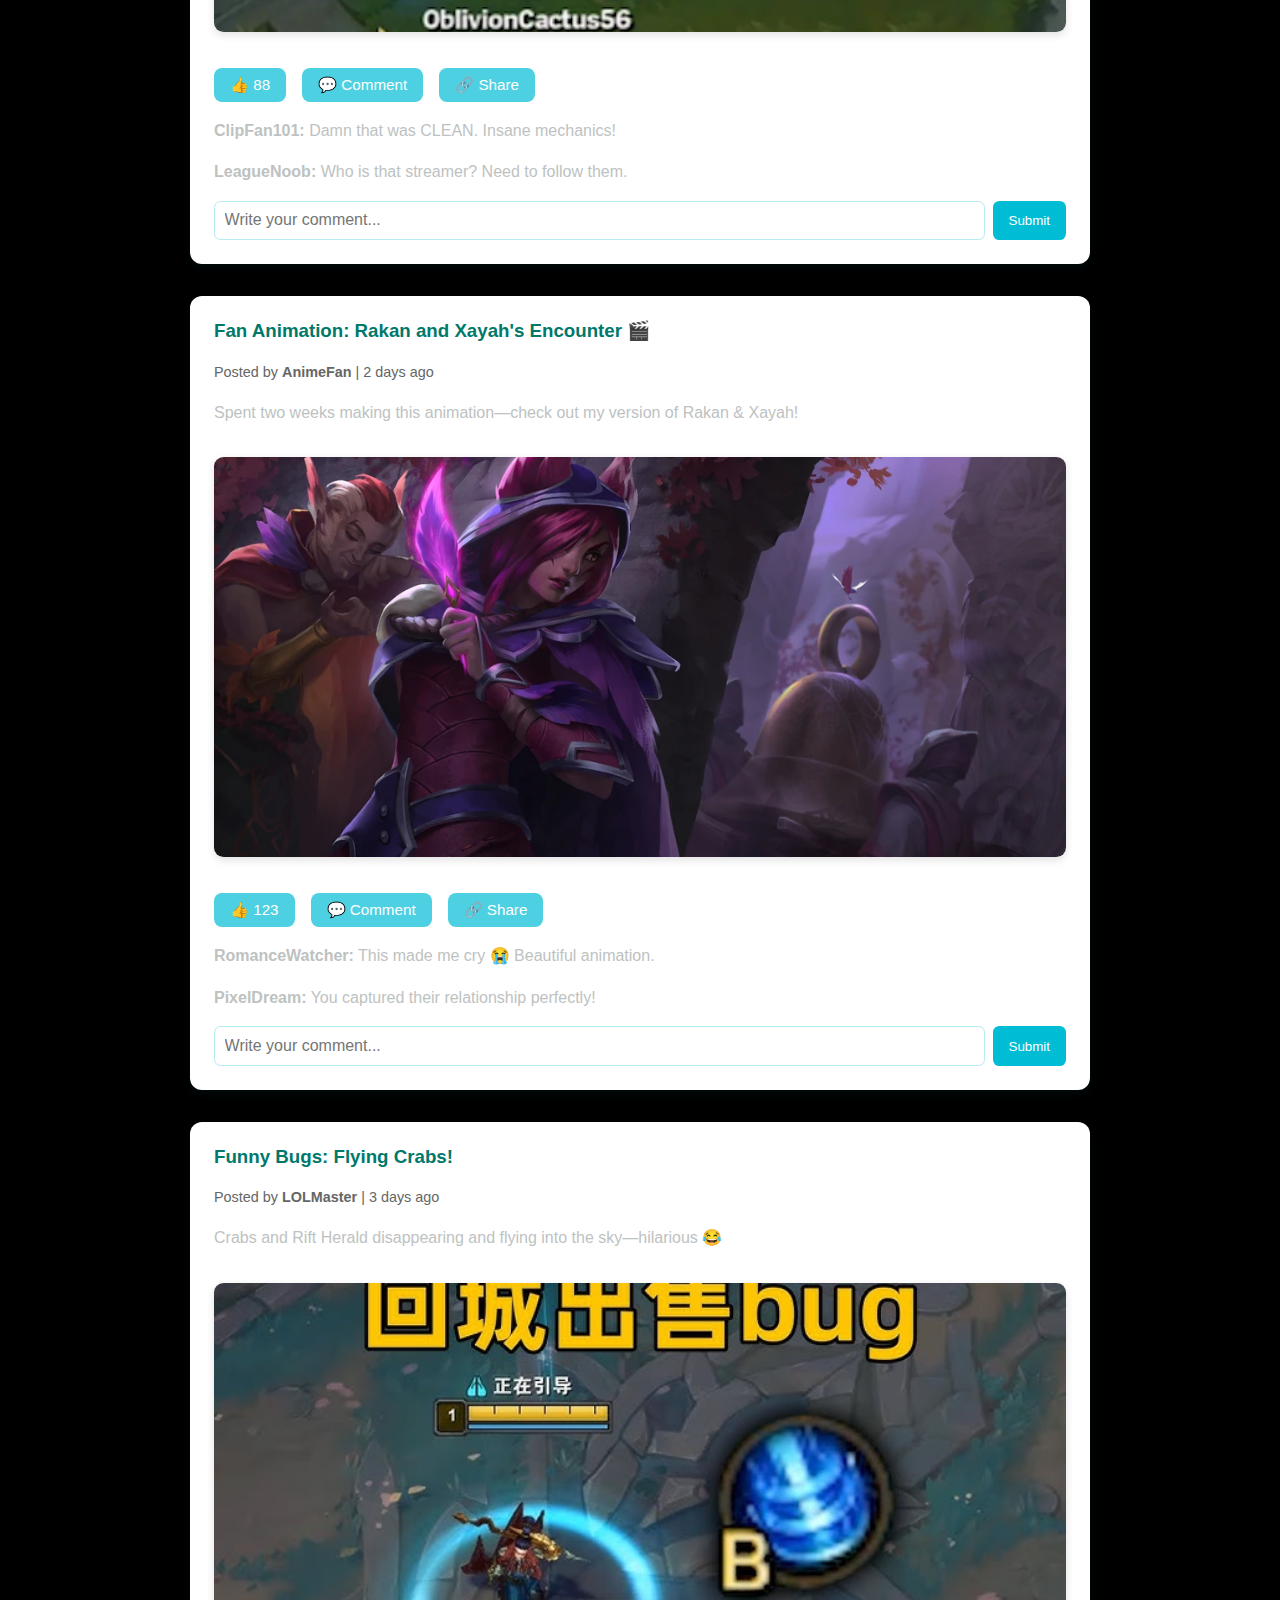
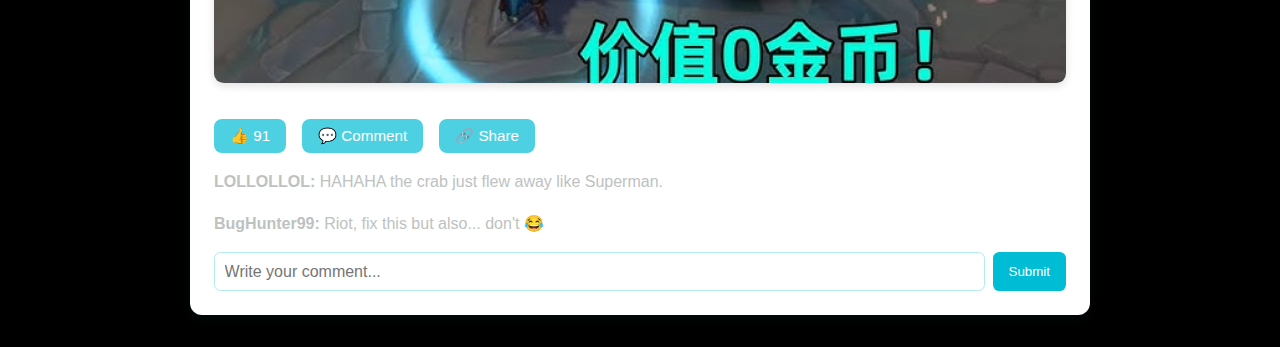
<file: blog.html>
<!DOCTYPE html>
<html lang="en">
        <!--Code Function: the blog for player can share anythings
     created by: kevin
    -->
<head>
  <meta charset="UTF-8" />
  <meta name="viewport" content="width=device-width, initial-scale=1.0"/>
  <title>Player Forum | League of Legends</title>
  <link rel="stylesheet" href="style/blog.css">
</head>
<body>

  <!-- Navigation Bar -->
  <header>
    <nav class="navbar">
      <div class="site-title">Summoner's Tome</div>
      <ul class="menu">
        <li><a href="index.html">Home</a></li>
        <li><a href="champions.html">Champions</a></li>
        <li><a href="game_guides.html">Game Guides</a></li>
        <li><a href="community.html">Community</a></li>
        <li><a href="aboutus.html">About Us</a></li>
        <li><a href="blog.html">Blog</a></li>
      </ul>
    </nav>
  </header>

  <!-- Forum Posts -->
  <section class="posts">
    <h2>Player Forum</h2>

    <div class="post">
      <h3>Patch 14.12 Overview</h3>
      <p class="meta">Posted by <strong>DingDong</strong> | 3 hours ago</p>
      <p>This update made quite a few changes to Ahri. What are your thoughts?</p>
      <img src="images/patch_notes.jpg" alt="Patch Notes" class="post-image">
      <div class="post-actions">
        <button class="like-btn">👍 12</button>
        <button class="comment-btn">💬 Comment</button>
        <button class="share-btn">🔗 Share</button>
      </div>

      <div class="existing-comments">
        <p><strong>ShadowFang:</strong> Ahri feels much weaker in lane now... not sure if it’s fair.</p>
        <p><strong>ArcaneMuse:</strong> I like the mana tweaks, but the charm cooldown feels too long.</p>
      </div>
      
      <div class="comment-section">
        <input type="text" placeholder="Write your comment..." />
        <button>Submit</button>
      </div>
    </div>

    <div class="post">
      <h3>My Drawing of K/DA Ahri 🖌️</h3>
      <p class="meta">Posted by <strong>AhriLover</strong> | 1 day ago</p>
      <p>Sharing my K/DA Ahri fan art—feedback welcome!</p>
      <img src="images/ahri_fanart.jpg" alt="Ahri Fan Art" class="post-image">
      <div class="post-actions">
        <button class="like-btn">👍 57</button>
        <button class="comment-btn">💬 Comment</button>
        <button class="share-btn">🔗 Share</button>
      </div>

      <div class="existing-comments">
        <p><strong>BrushKnight:</strong> Wow, your art style is amazing! Love the eyes 💖</p>
        <p><strong>NekoDraws:</strong> The lighting is spot on, keep it up!</p>
      </div>

      <div class="comment-section">
        <input type="text" placeholder="Write your comment..." />
        <button>Submit</button>
      </div>
    </div>

    <div class="post">
      <h3>Champion Rework: Swain Returns!</h3>
      <p class="meta">Posted by <strong>Strategist77</strong> | 5 hours ago</p>
      <p>Swain has turned into a control-tank mage in the latest patch. Thoughts?</p>
      <img src="images/swain_rework.jpg" alt="Swain Update" class="post-image">
      <div class="post-actions">
        <button class="like-btn">👍 33</button>
        <button class="comment-btn">💬 Comment</button>
        <button class="share-btn">🔗 Share</button>
      </div>

      <div class="existing-comments">
        <p><strong>TacticianX:</strong> Finally a tanky mage I can main again.</p>
        <p><strong>FrostMind:</strong> Swain ult feels OP in ARAM lol.</p>
      </div>

      <div class="comment-section">
        <input type="text" placeholder="Write your comment..." />
        <button>Submit</button>
      </div>
    </div>

    <div class="post">
      <h3>Highlight: Pentakill by a Streamer!</h3>
      <p class="meta">Posted by <strong>EsportsKid</strong> | 8 hours ago</p>
      <p>Amazing pentakill moment! I've replayed it three times 😍</p>
      <img src="images/stream_highlight.jpg" alt="Highlight" class="post-image">
      <div class="post-actions">
        <button class="like-btn">👍 88</button>
        <button class="comment-btn">💬 Comment</button>
        <button class="share-btn">🔗 Share</button>
      </div>

      <div class="existing-comments">
        <p><strong>ClipFan101:</strong> Damn that was CLEAN. Insane mechanics!</p>
        <p><strong>LeagueNoob:</strong> Who is that streamer? Need to follow them.</p>
      </div>

      <div class="comment-section">
        <input type="text" placeholder="Write your comment..." />
        <button>Submit</button>
      </div>
    </div>

    <div class="post">
      <h3>Fan Animation: Rakan and Xayah's Encounter 🎬</h3>
      <p class="meta">Posted by <strong>AnimeFan</strong> | 2 days ago</p>
      <p>Spent two weeks making this animation—check out my version of Rakan & Xayah!</p>
      <img src="images/fan_animation.jpg" alt="Fan Animation" class="post-image">
      <div class="post-actions">
        <button class="like-btn">👍 123</button>
        <button class="comment-btn">💬 Comment</button>
        <button class="share-btn">🔗 Share</button>
      </div>

      <div class="existing-comments">
        <p><strong>RomanceWatcher:</strong> This made me cry 😭 Beautiful animation.</p>
        <p><strong>PixelDream:</strong> You captured their relationship perfectly!</p>
      </div>

      <div class="comment-section">
        <input type="text" placeholder="Write your comment..." />
        <button>Submit</button>
      </div>
    </div>

    <div class="post">
      <h3>Funny Bugs: Flying Crabs!</h3>
      <p class="meta">Posted by <strong>LOLMaster</strong> | 3 days ago</p>
      <p>Crabs and Rift Herald disappearing and flying into the sky—hilarious 😂</p>
      <img src="images/bug_funny.jpg" alt="Funny Bug" class="post-image">
      <div class="post-actions">
        <button class="like-btn">👍 91</button>
        <button class="comment-btn">💬 Comment</button>
        <button class="share-btn">🔗 Share</button>
      </div>

      <div class="existing-comments">
        <p><strong>LOLLOLLOL:</strong> HAHAHA the crab just flew away like Superman.</p>
        <p><strong>BugHunter99:</strong> Riot, fix this but also... don't 😂</p>
      </div>

      <div class="comment-section">
        <input type="text" placeholder="Write your comment..." />
        <button>Submit</button>
      </div>
    </div>

  </section>

</body>
</html>
</file>
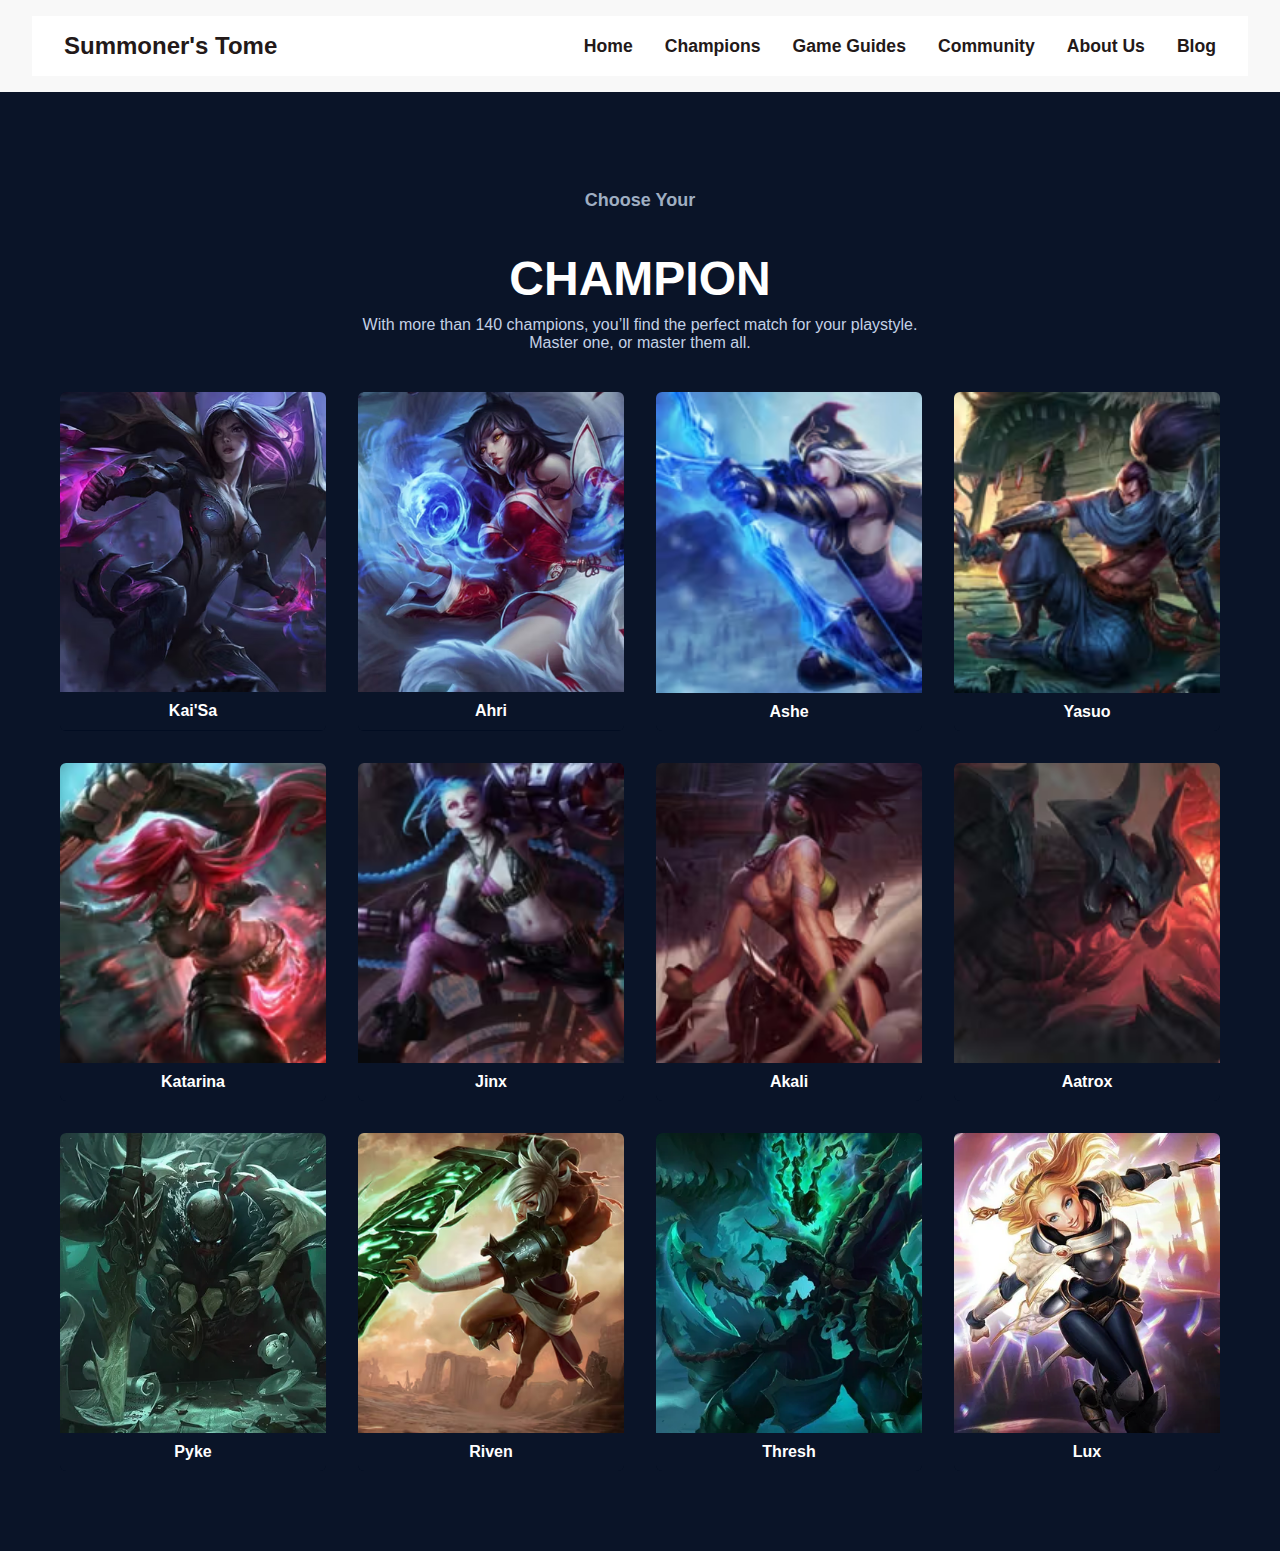
<file: champions.html>
<!DOCTYPE html>
<html lang="zh-Hant">
      <!--Code Function: champions display
     created by: kevin
    -->
<head>
  <meta charset="UTF-8" />
  <meta name="viewport" content="width=device-width, initial-scale=1.0" />
  <title>選擇英雄 - Summoner's Tome</title>
  <link rel="stylesheet" href="style/styles.css" />
</head>
<body>

  <!-- 導覽列 -->
    <header>
        <nav class="navbar">
            <div class="site-title">Summoner's Tome</div>
            <ul class="menu">
            <li><a href="index.html">Home</a></li>
            <li><a href="champions.html">Champions</a></li>
            <li><a href="game_guides.html">Game Guides</a></li>
            <li><a href="community.html">Community</a></li>
            <li><a href="aboutus.html">About Us</a></li>
            <li><a href="blog.html">Blog</a></li>
            </ul>
        </nav>
  </header>

  <!-- 英雄展示區塊 -->
  <section class="champions-section">
    <div class="section-header">
      <h3>Choose Your</h3>
      <h2>CHAMPION</h2>
      <p>
        With more than 140 champions, you’ll find the perfect match for your playstyle. Master one, or master them all.
      </p>
    </div>

    <div class="champion-grid">
      <a href="KaiSa.html" class="champion-card">
        <img src="images/champ1.jpg" alt="Kai'Sa" />
        <div class="champion-name">Kai'Sa</div>
      </a>

      <a href="ahri.html" class="champion-card">
        <img src="images/champ2.jpg" alt="Ahri" />
        <div class="champion-name">Ahri</div>
      </a>

      <a href="ashe.html" class="champion-card">
        <img src="images/champ3.jpg" alt="Ashe" />
        <div class="champion-name">Ashe</div>
      </a>

      <a href="Yasuo.html" class="champion-card">
        <img src="images/champ4.jpg" alt="Yasuo" />
        <div class="champion-name">Yasuo</div>
      </a>

      <a href="Katarina.html" class="champion-card">
        <img src="images/champ5.jpg" alt="Katarina" />
        <div class="champion-name">Katarina</div>
      </a>

      <a href="Jinx.html" class="champion-card">
        <img src="images/champ6.jpg" alt="Jinx" />
        <div class="champion-name">Jinx</div>
      </a>

      <a href="Akali.html" class="champion-card">
        <img src="images/champ7.jpg" alt="Akali" />
        <div class="champion-name">Akali</div>
      </a>

      <a href="Aatrox.html" class="champion-card">
        <img src="images/champ8.jpg" alt="Aatrox" />
        <div class="champion-name">Aatrox</div>
      </a>

      <a href="Pyke.html" class="champion-card">
        <img src="images/champ9.jpg" alt="Pyke" />
        <div class="champion-name">Pyke</div>
      </a>

      <a href="Riven.html" class="champion-card">
        <img src="images/champ10.jpg" alt="Riven" />
        <div class="champion-name">Riven</div>
      </a>

      <a href="Thresh.html" class="champion-card">
        <img src="images/champ11.jpg" alt="Thresh" />
        <div class="champion-name">Thresh</div>
      </a>

      <a href="Lux.html" class="champion-card">
        <img src="images/champ12.jpg" alt="Lux" />
        <div class="champion-name">Lux</div>
      </a>
  </div>
  </section>

</body>
</html>
</file>
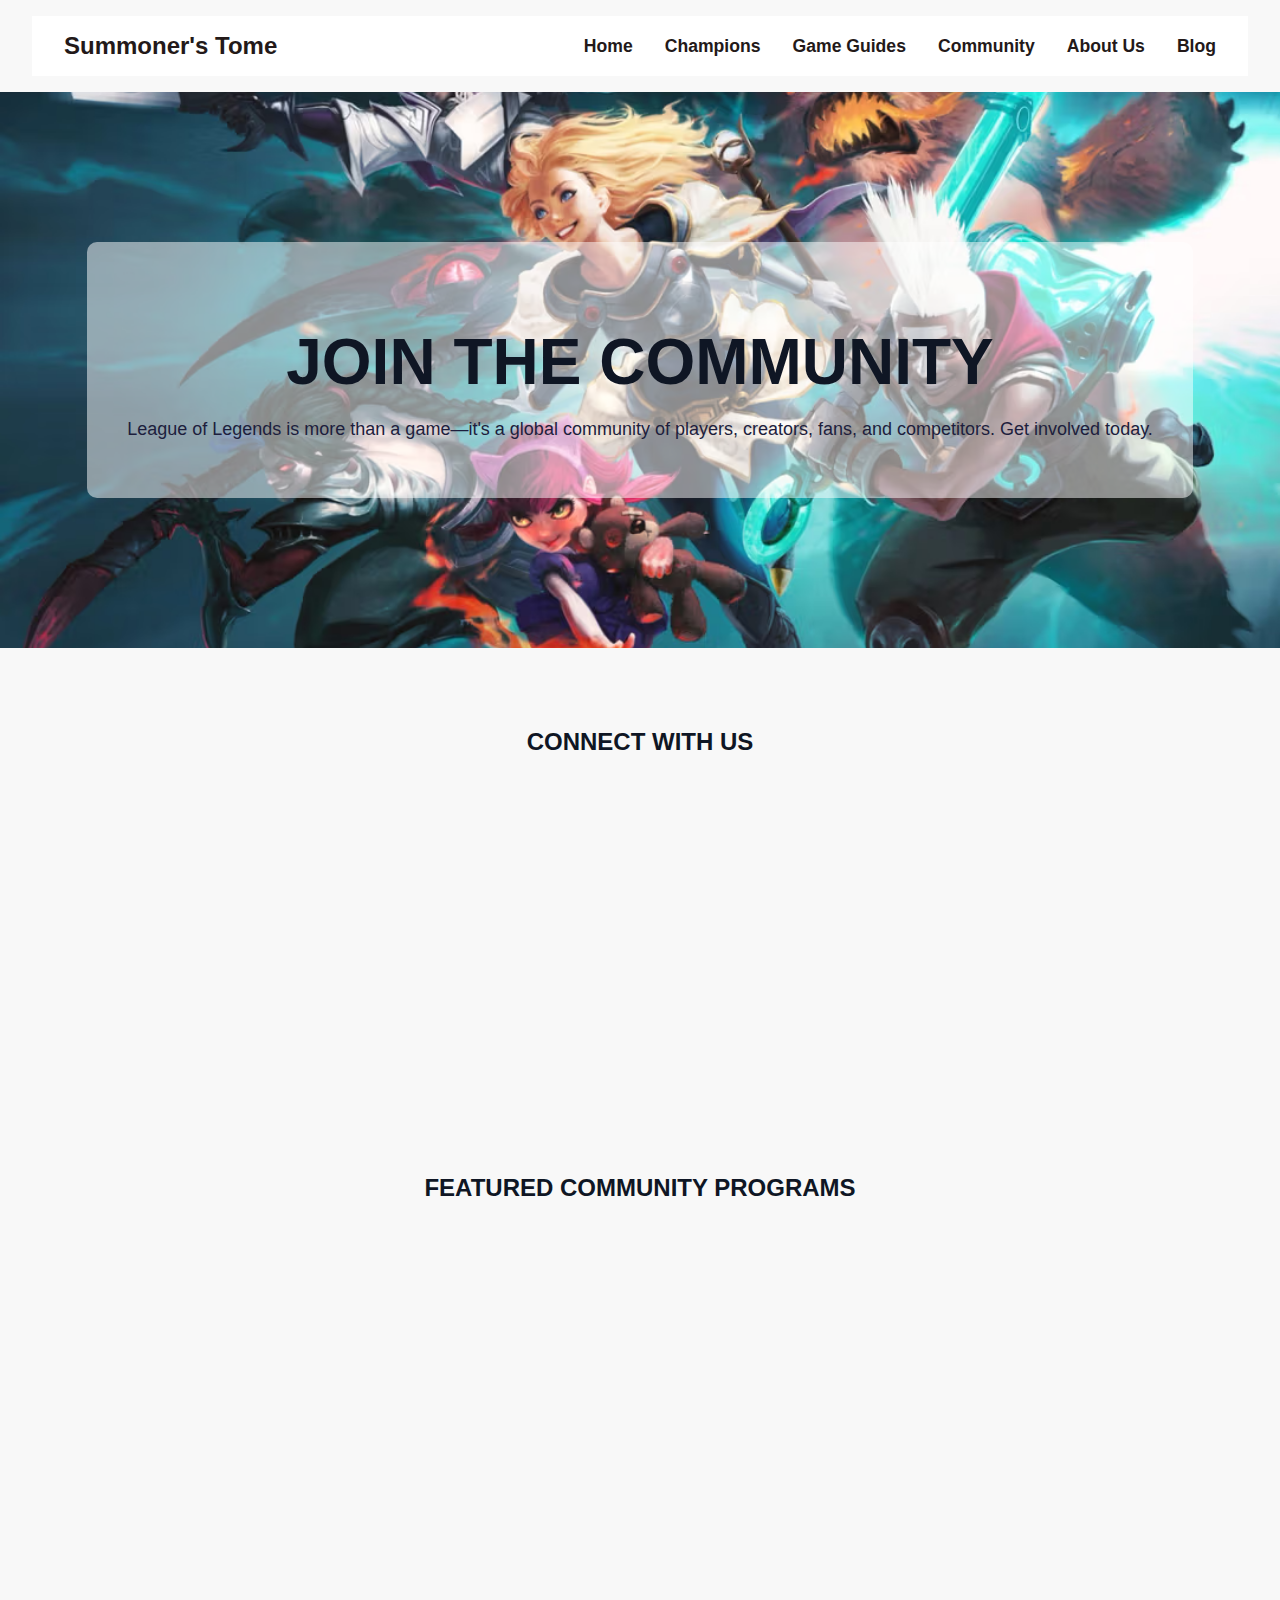
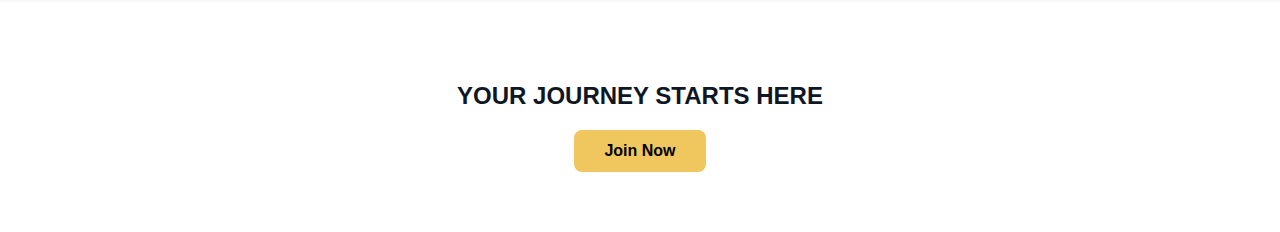
<file: community.html>
<!DOCTYPE html>
<html lang="en">
      <!--Code Function: Community for lol like discord reddit youtube ig and some program
     created by: kevin
    -->
<head>
  <meta charset="UTF-8" />
  <meta name="viewport" content="width=device-width, initial-scale=1.0"/>
  <title>Join the Community - League of Legends</title>
  <link rel="stylesheet" href="style/community.css"/>
</head>
<body>

  <header>
    <nav class="navbar">
      <div class="site-title">Summoner's Tome</div>
      <ul class="menu">
        <li><a href="index.html">Home</a></li>
        <li><a href="champions.html">Champions</a></li>
        <li><a href="game_guides.html">Game Guides</a></li>
        <li><a href="community.html">Community</a></li>
        <li><a href="aboutus.html">About Us</a></li>
        <li><a href="blog.html">Blog</a></li>
      </ul>
    </nav>
  </header>


  <!-- Hero Banner -->
  <section class="community-hero">
    <div class="hero-content">
      <h1>JOIN THE COMMUNITY</h1>
      <p>League of Legends is more than a game—it's a global community of players, creators, fans, and competitors. Get involved today.</p>
    </div>
  </section>

  <!-- Social Links Section -->
  <section class="social-section">
    <h2>CONNECT WITH US</h2>
    <div class="social-grid">

      <a href="https://discord.com/invite/leagueoflegends" class="social-card" target="_blank">
        <img src="images/discord.jpg" alt="Discord">
        <h3>Discord</h3>
        <p>Join thousands of players discussing strategies and patch notes.</p>
      </a>

      <a href="https://www.reddit.com/r/leagueoflegends/" class="social-card" target="_blank">
        <img src="images/reddit.jpg" alt="Reddit">
        <h3>Reddit</h3>
        <p>Join the conversation with memes, updates, and community posts.</p>
      </a>

      <a href="https://www.youtube.com/@leagueoflegends" class="social-card" target="_blank">
        <img src="images/youtube.jpg" alt="YouTube">
        <h3>YouTube</h3>
        <p>Watch official trailers, dev updates, and champion spotlights.</p>
      </a>

    </div>
  </section>


  <!-- Featured Community Programs -->
  <section class="programs">
    <h2>FEATURED COMMUNITY PROGRAMS</h2>
    <div class="program-cards">
      <div class="program-card">
        <img src="images/lpp.jpg" alt="League Partner Program">
        <h3>League Partner Program</h3>
        <p>A program for content creators who are passionate about League of Legends.</p>
      </div>
      <div class="program-card">
        <img src="images/fanart.jpg" alt="Fan Art">
        <h3>Fan Art Showcase</h3>
        <p>Submit your art to be featured in our showcase or on social media.</p>
      </div>
      <div class="program-card">
        <img src="images/esports.jpg" alt="Esports">
        <h3>Esports Events</h3>
        <p>Join local or international events and prove your skills on the Rift.</p>
      </div>
    </div>
  </section>

  <!-- CTA -->
  <section class="cta-join">
    <h2>YOUR JOURNEY STARTS HERE</h2>
    <a href="https://www.instagram.com/leagueoflegendstw/" class="join-button">Join Now</a>
  </section>

</body>
</html>
</file>
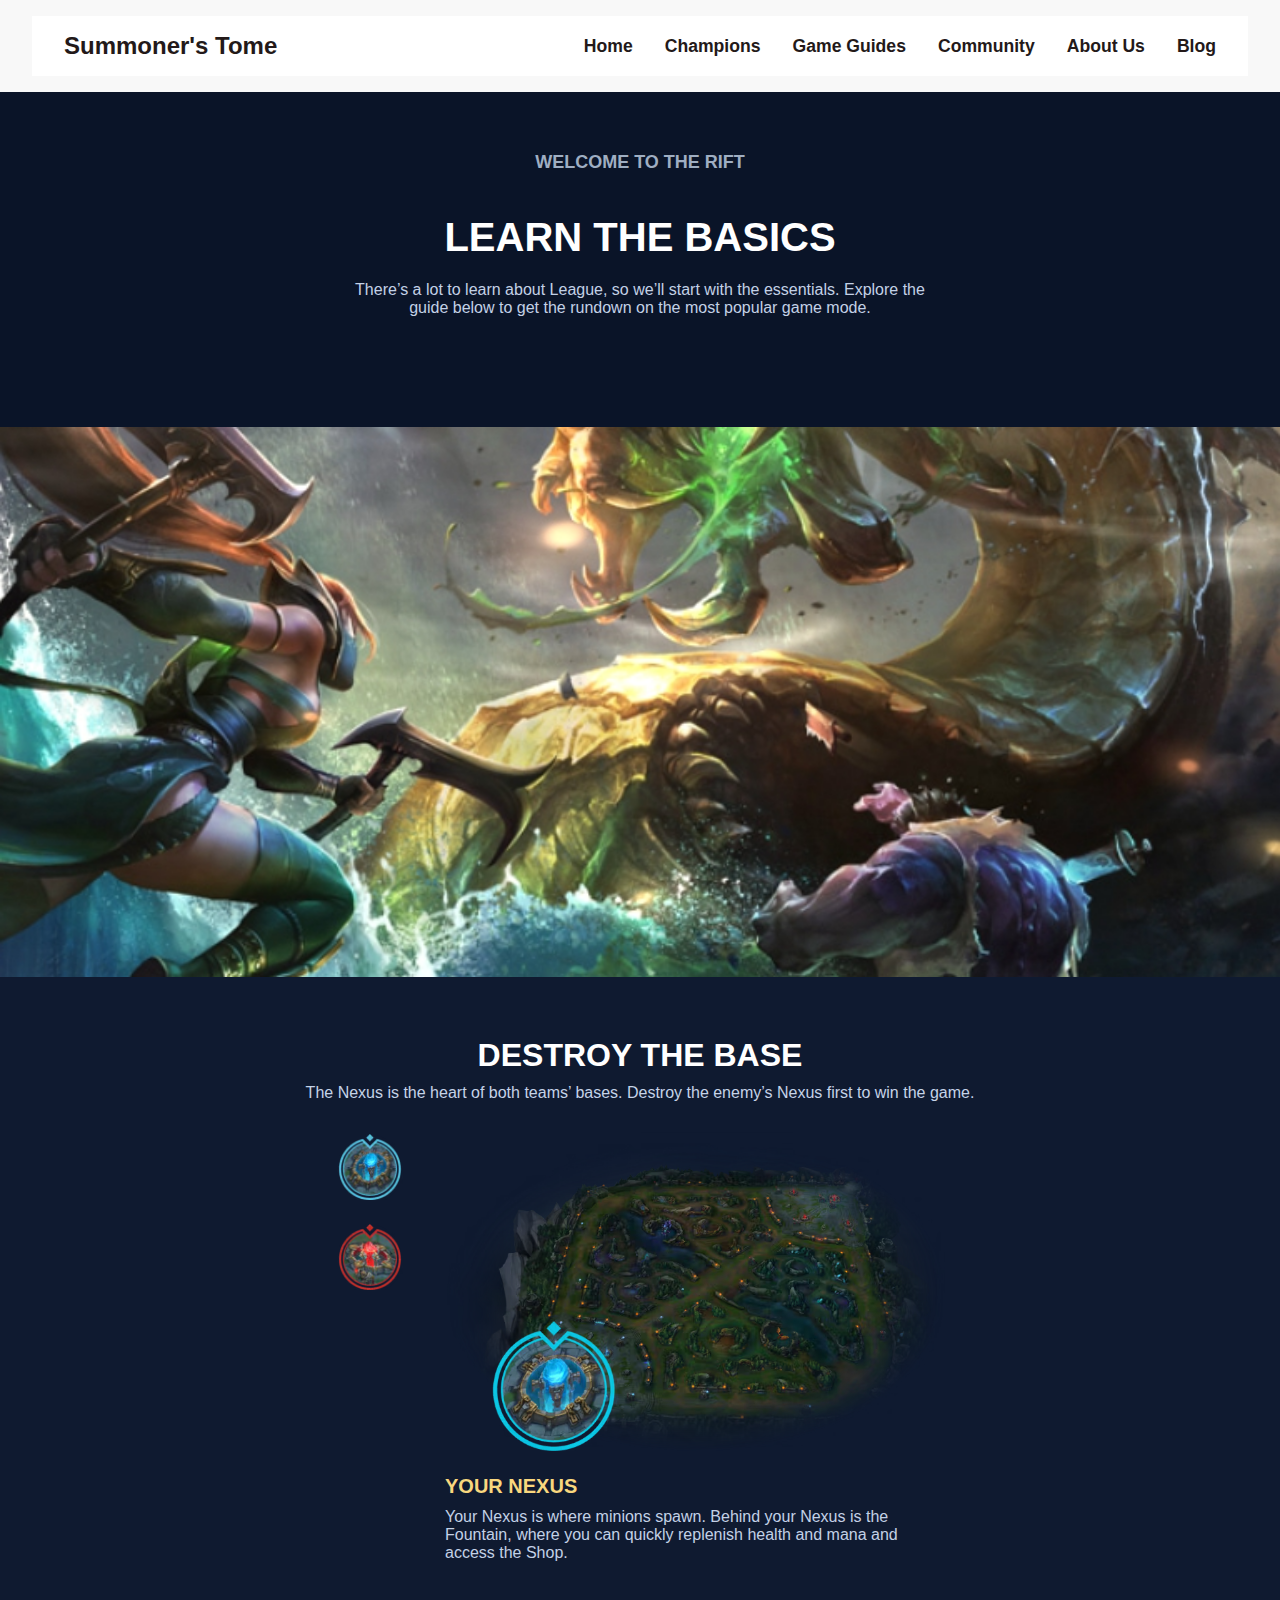
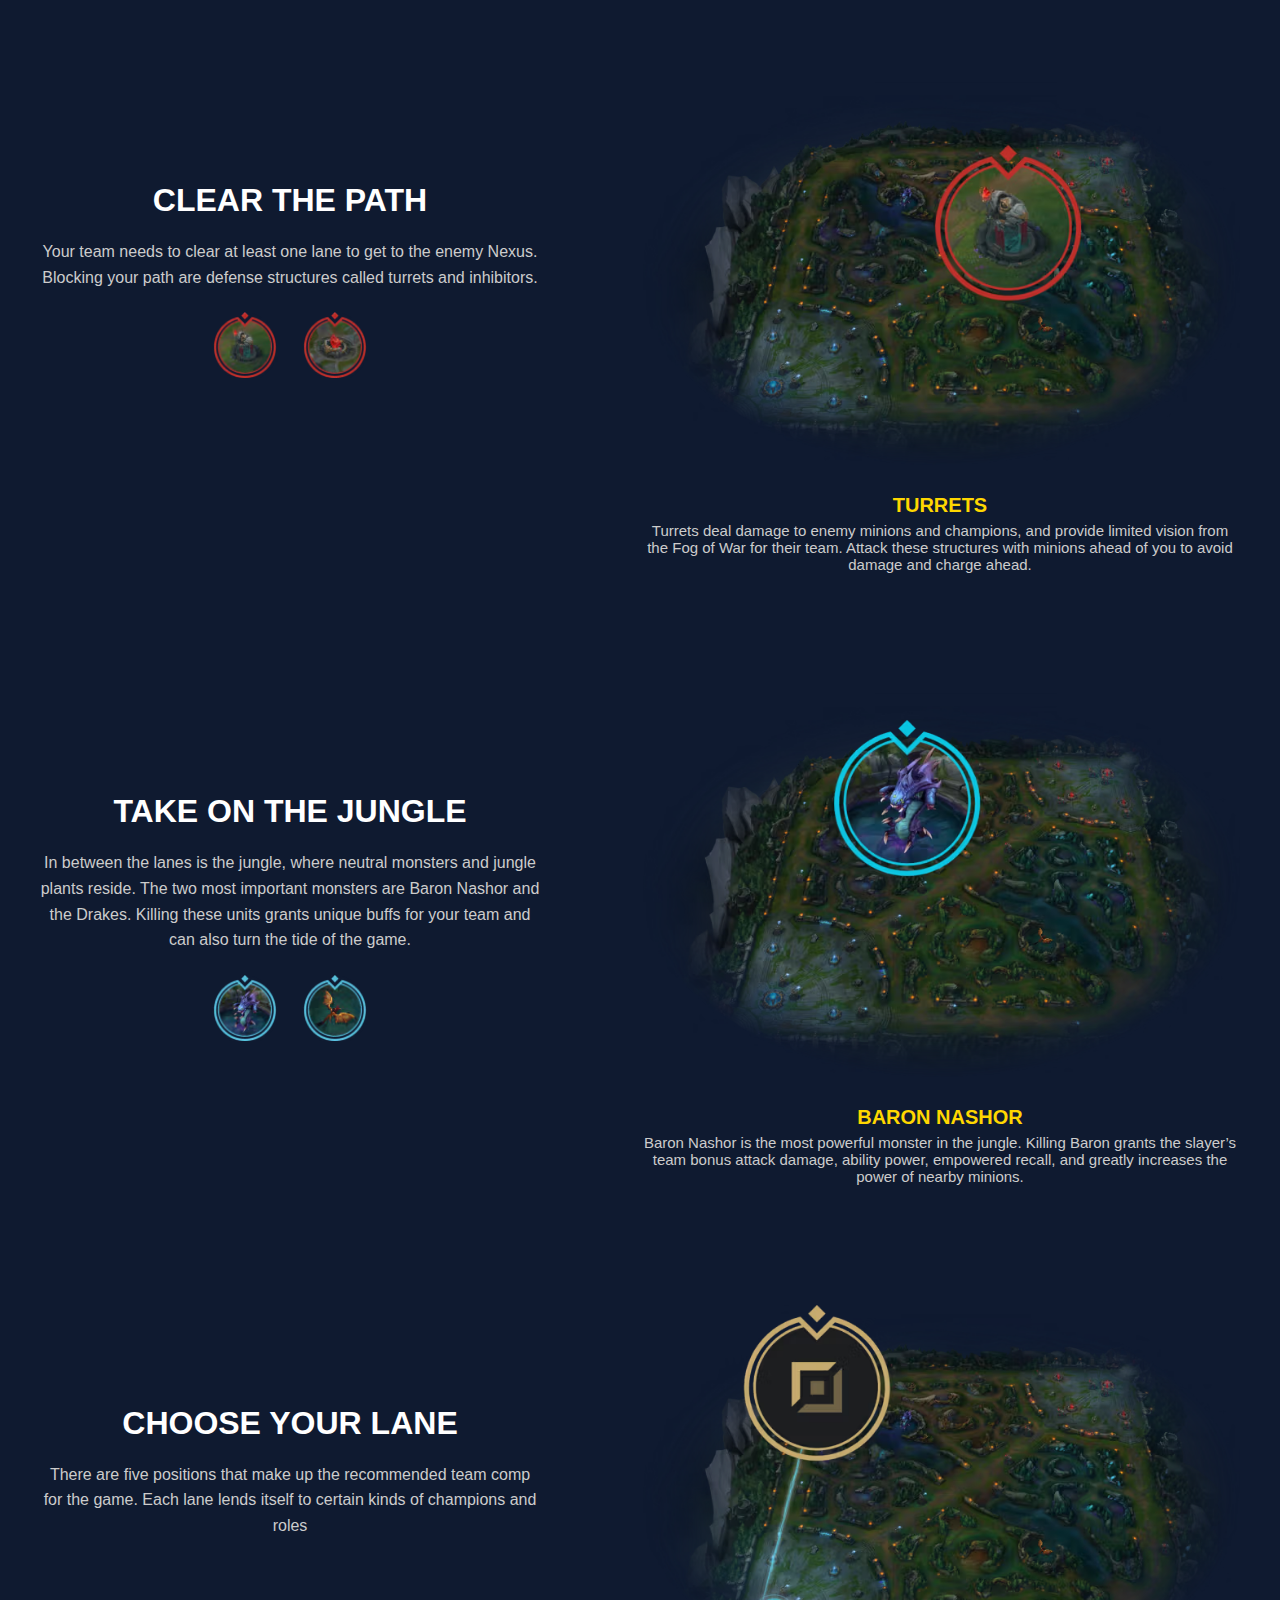
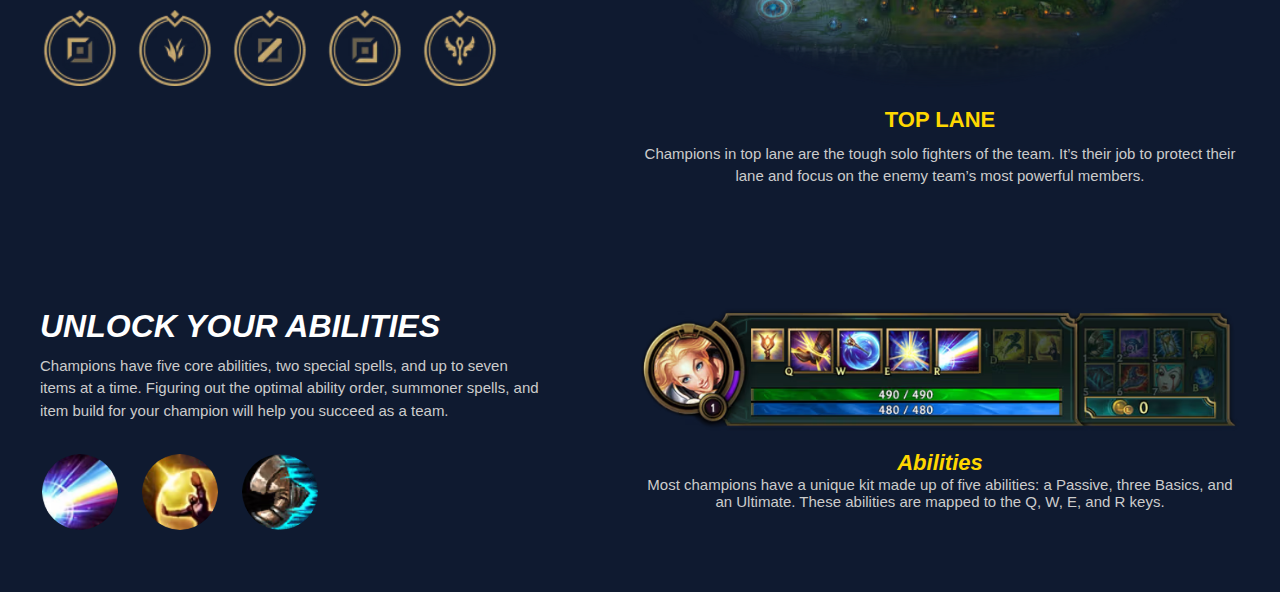
<file: game_guides.html>
<!DOCTYPE html>
<html lang="zh-Hant">
      <!--Code Function: game guides for teach some basic for this game
     created by: kevin
    -->
<head>
  <meta charset="UTF-8" />
  <meta name="viewport" content="width=device-width, initial-scale=1.0"/>
  <title>Game Guides</title>
  <link rel="stylesheet" href="style/game_guides.css"/>
</head>
<body>
  <header>
    <nav class="navbar">
      <div class="site-title">Summoner's Tome</div>
      <ul class="menu">
        <li><a href="index.html">Home</a></li>
        <li><a href="champions.html">Champions</a></li>
        <li><a href="game_guides.html">Game Guides</a></li>
        <li><a href="community.html">Community</a></li>
        <li><a href="aboutus.html">About Us</a></li>
        <li><a href="blog.html">Blog</a></li>
      </ul>
    </nav>
  </header>

  <!-- 教學介紹 -->
  <section class="guide-section">
    <div class="section-header">
      <h3>WELCOME TO THE RIFT</h3>
      <h2>LEARN THE BASICS</h2>
      <p>
        There’s a lot to learn about League, so we’ll start with the essentials. Explore the guide below to get the rundown on the most popular game mode.
      </p>
    </div>
  </section>

  <section class="background-divider"></section>

  <!-- Section 2：圖片切換區 -->
  <section class="guide-section-2">
    <h2><strong>DESTROY THE BASE</strong></h2>
    <p class="description">
      The Nexus is the heart of both teams’ bases. Destroy the enemy’s Nexus first to win the game.
    </p>
    <div class="guide-image-container">
      <div class="guide-thumbnails">
        <img src="images/thumb1.jpg" alt="我方主堡" onclick="changeImage('images/base1.jpg', 'YOUR NEXUS', 'Your Nexus is where minions spawn. Behind your Nexus is the Fountain, where you can quickly replenish health and mana and access the Shop.')" />
        <img src="images/thumb2.jpg" alt="敵方主堡" onclick="changeImage('images/base2.jpg', 'ENEMY NEXUS', 'Located in the enemy team’s base, the enemy Nexus is just like yours. Destroying the enemy Nexus wins your team the game.')" />
      </div>
      <div class="guide-main">
        <img id="mainImage" src="images/base1.jpg" alt="主圖片區" />
        <div class="image-text">
          <h4 id="imageTitle">YOUR NEXUS</h4>
          <p id="imageDescription">
            Your Nexus is where minions spawn. Behind your Nexus is the Fountain, where you can quickly replenish health and mana and access the Shop.
          </p>
        </div>
      </div>
    </div>
  </section>

  <!-- Section 3：圖片切換區 -->
  <section class="section" id="battle-section">
    <div class="battle-wrapper">

      <!-- 中間文字 + 小圖 -->
      <div class="battle-center">
        <h2 class="battle-title">CLEAR THE PATH</h2>
        <p class="battle-description">
          Your team needs to clear at least one lane to get to the enemy Nexus. Blocking your path are defense structures called turrets and inhibitors.
        </p>

        <!-- 小圖排在文字下方 -->
        <div class="battle-icons">
          <img src="images/tower.jpg" alt="防禦塔"
              data-image="images/btower.jpg"
              data-title="TURRETS"
              data-description="Turrets deal damage to enemy minions and champions, and provide limited vision from the Fog of War for their team. Attack these structures with minions ahead of you to avoid damage and charge ahead.">

          <img src="images/crystal.jpg" alt="水晶兵營"
              data-image="images/bcrystal.jpg"
              data-title="INHIBITORS"
              data-description="Each Inhibitor is protected by a Turret. When destroyed, super minions will spawn in that lane for several minutes. Afterward, the Inhibitor will respawn and Super Minions will stop spawning.">
        </div>
      </div>

      <!-- 右側大圖與說明 -->
      <div class="battle-right">
        <img class="battle-map" src="images/btower.jpg" alt="塔圖">
        <div class="battle-right-description">
          <h3>TURRETS</h3>
          <p>Turrets deal damage to enemy minions and champions, and provide limited vision from the Fog of War for their team. Attack these structures with minions ahead of you to avoid damage and charge ahead.</p>
        </div>
      </div>
    </div>
  </section>

  <!-- Section 4 -->
  <section class="jungle-section">
    <div class="jungle-left">
      <h2>TAKE ON THE JUNGLE</h2>
      <p>
        In between the lanes is the jungle, where neutral monsters and jungle plants reside. The two most important monsters are Baron Nashor and the Drakes. Killing these units grants unique buffs for your team and can also turn the tide of the game.
      </p>
      <div class="jungle-icons">
        <img src="images/baron-icon.jpg" alt="Baron" data-image="images/baron-map.jpg"
            data-title="BARON NASHOR"
            data-description="Baron Nashor is the most powerful monster in the jungle. Killing Baron grants the slayer’s team bonus attack damage, ability power, empowered recall, and greatly increases the power of nearby minions." />
        <img src="images/dragon-icon.jpg" alt="Dragon" data-image="images/dragon-map.jpg"
            data-title="DRAKES"
            data-description="Drakes, or dragons, are powerful monsters that grant unique bonuses depending on the element of the drake your team slays. There are five Elemental Drakes and one Elder Dragon." />
      </div>
    </div>

    <div class="jungle-right">
      <img id="jungleImage" src="images/baron-map.jpg" alt="Jungle Map" />
      <div class="jungle-right-description">
        <h3 id="jungleTitle">BARON NASHOR</h3>
        <p id="jungleDescription">
          Baron Nashor is the most powerful monster in the jungle. Killing Baron grants the slayer’s team bonus attack damage, ability power, empowered recall, and greatly increases the power of nearby minions.
        </p>
      </div>
    </div>
  </section>

  <!-- Section 5 -->
  <section class="role-section">
    <div class="role-left">
      <h2>CHOOSE YOUR LANE</h2>
      <p>
        There are five positions that make up the recommended team comp for the game. Each lane lends itself to certain kinds of champions and roles
      </p>
      <div class="role-icons">
        <img src="images/TOP.jpg" alt="Top Lane" 
            data-image="images/TOPmap.jpg" 
            data-title="TOP LANE" 
            data-description="Champions in top lane are the tough solo fighters of the team. It’s their job to protect their lane and focus on the enemy team’s most powerful members.">

        <img src="images/JUNGLE.jpg" alt="Jungle" 
            data-image="images/JUNGLEmap.jpg" 
            data-title="JUNGLE" 
            data-description="Junglers live for the hunt. Stalking between lanes with stealth and skill, they keep a close eye on the most important neutral monsters and pounce the moment an opponent lets their guard down.">

        <img src="images/MID.jpg" alt="Mid Lane" 
            data-image="images/MIDmap.jpg" 
            data-title="MID LANE" 
            data-description="Mid laners are your high burst damage champions who can do it all—solo and as a team. For them, combat is a dangerous dance where they’re always looking for an opportunity to outplay their opponent.">

        <img src="images/BOT.jpg" alt="Bot Lane" 
            data-image="images/BOTmap.jpg" 
            data-title="BOT LANE" 
            data-description="Bot lane champions are the dynamite of the team. As precious cargo, they need to be protected early on before amassing enough gold and experience to carry the team to victory.">

        <img src="images/SUPPORT.jpg" alt="Support" 
            data-image="images/SUPPORTmap.jpg" 
            data-title="SUPPORT" 
            data-description="Support champions are team guardians. They help keep teammates alive and primarily focus on setting up kills, protecting their teammate in bot lane until they become stronger.">
      </div>
    </div>

    <div class="role-right">
      <img id="roleImage" src="images/TOPmap.jpg" alt="Role Map">
      <div class="role-description">
        <h3 id="roleTitle">TOP LANE</h3>
        <p id="roleText">Champions in top lane are the tough solo fighters of the team. It’s their job to protect their lane and focus on the enemy team’s most powerful members.</p>
      </div>
    </div>
  </section>

  <!-- Section 6 -->
  <section class="ability-section">
    <div class="ability-left">
      <h2>UNLOCK YOUR ABILITIES</h2>
      <p>
        Champions have five core abilities, two special spells, and up to seven items at a time.
        Figuring out the optimal ability order, summoner spells, and item build for your champion
        will help you succeed as a team.
      </p>
      <div class="ability-icons">
        <img src="images/Abilities.jpg" alt="Abilities"
            data-image="images/CAbilities.jpg"
            data-title="Abilities"
            data-description="Most champions have a unique kit made up of five abilities: a Passive, three Basics, and an Ultimate. These abilities are mapped to the Q, W, E, and R keys.">

        <img src="images/Summoner_Spells.jpg" alt="Summoner Spells"
            data-image="images/CSummoner_Spells.jpg"
            data-title="Summoner Spells"
            data-description="Summoner spells are abilities with unique effects that champions can use. They are mapped to the D and F keys. There are many spells, but a few commonly used ones are Flash, Teleport, Smite, and Ignite.">

        <img src="images/Items.jpg" alt="Items"
            data-image="images/CItems.jpg"
            data-title="Items"
            data-description="Items enhance your champion’s performance, like granting faster movement, improved damage, and reduced ability cooldowns. Unlike Trinkets, they require gold to purchase.">
      </div>
    </div>

    <div class="ability-right">
      <img id="abilityImage" src="images/CAbilities.jpg" alt="Ability Preview">
      <div class="ability-description">
        <h3 id="abilityTitle">Abilities</h3>
        <p id="abilityText">Most champions have a unique kit made up of five abilities: a Passive, three Basics, and an Ultimate. These abilities are mapped to the Q, W, E, and R keys.</p>
      </div>
    </div>
  </section>

  <script src="script/game_guides.js"></script>
</body>
</html>
</file>
<file: style/styles.css>
/* 基本設定 */
* {
    box-sizing: border-box;
}

.black-text {
  color: black !important;
}

body {
    margin: 0; 
    padding: 0;
    font-family: "Noto Sans TC", "Arial", sans-serif;
    background-color: #f8f8f8;
    color: #0f1624;
}

/* 導覽列 */
header {
    background-color: #f8f8f8;
    padding: 1rem 2rem;
}

.navbar {
    display: flex;
    justify-content: space-between;
    align-items: center;
    padding: 1rem 2rem;
    background-color: #ffffff;
}

.site-title {
    font-size: 1.5rem;
    font-weight: bold;
    color: #231919;
}

.menu {
    list-style: none;
    display: flex;
    gap: 2rem;
    margin: 0;
    padding: 0;
}

.menu li a {
    color: #231919;
    text-decoration: none;
    font-weight: 600;
    font-size: 1.1rem;
}

.menu li a:hover {
    color: #dbb86f;
}

.menu-background-section {
    background-image: url('https://cdn1.epicgames.com/offer/24b9b5e323bc40eea252a10cdd3b2f10/EGS_LeagueofLegends_RiotGames_S1_2560x1440-80471666c140f790f28dff68d72c384b');
    background-size: cover;
    background-position: center;
    background-repeat: no-repeat;
    height: 650px;
    display: flex;
    justify-content: center;
    align-items: center;
    color: white;
    text-align: center;
    padding: 0;
    margin: 0;
    box-sizing: border-box;
}

/* 新聞區 */
.news-section {
    max-width: 1200px;
    margin: 2rem auto;
    padding: 0 1rem;
}

.news-section h2 {
    font-weight: 900;
    font-size: 1.8rem;
    margin-bottom: 1.2rem;
}

.news-cards {
    display: flex;
    gap: 1rem;
    justify-content: space-between;
}

.news-card {
    background-color: white;
    width: 32%;
    box-shadow: 0 0 5px rgba(0,0,0,0.15);
    border-radius: 6px;
    overflow: hidden;
}

.news-card img, .news-card video {
    width: 100%;
    height: 200px;
    object-fit: cover;
}

.news-info {
    padding: 1rem;
}

.news-info .category {
    color: #b19e66;
    font-weight: 700;
    margin-right: 0.6rem;
}

.news-info .date {
    color: #999;
    font-size: 0.9rem;
}

.news-info h3 {
    margin: 0.5rem 0;
    font-size: 1.2rem;
    font-weight: 700;
}

.news-info p {
    color: #555;
    font-size: 0.95rem;
}

a {
  text-decoration: none;
}

/* 英雄區 */
.champion-section {
    max-width: 1200px;
    margin: 4rem auto 6rem auto;
    display: flex;
    align-items: center;
    justify-content: space-between;
    padding: 0 1rem;
    background-color: white;
    border-radius: 8px;
    box-shadow: 0 0 12px rgba(0,0,0,0.1);
}

.champion-text {
    max-width: 50%;
}

.champion-text h2 {
    font-size: 2.5rem;
    font-weight: 900;
    line-height: 1.2;
}

.champion-text strong {
    font-weight: 900;
}

.champion-text p {
    margin: 1rem 0 2rem 0;
    font-size: 1.1rem;
    color: #222;
}

.buttons {
    margin-bottom: 2rem;
}

.btn {
    border: none;
    padding: 0.8rem 1.6rem;
    font-size: 1rem;
    font-weight: 700;
    cursor: pointer;
    margin-right: 1rem;
    border-radius: 4px;
    transition: background-color 0.3s ease;
}

.btn-gold {
    background-color: #b19e66;
    color: white;
}

.btn-gold:hover {
    background-color: #8c7e45;
}

.btn-blue {
    background-color: #40b3dc;
    color: white;
}

.btn-blue:hover {
    background-color: #1a8ccf;
}

.roles-icons {
    display: flex;
    gap: 2rem;
}

.roles-icons div {
    text-align: center;
    color: #8c7e45;
    font-weight: 600;
    font-size: 0.9rem;
    cursor: pointer;
    user-select: none;
}

.roles-icons img {
    width: 40px;
    margin-bottom: 0.4rem;
    filter: grayscale(100%);
    transition: filter 0.3s ease;
}

.roles-icons div:hover img {
    filter: grayscale(0);
}

.champion-img img {
    max-width: 400px;
    height: auto;
}

/* 模式影片區 */
.mode-video-section {
    max-width: 1200px;
    margin: 4rem auto 6rem auto;
    display: flex;
    align-items: center;
    justify-content: space-between;
    padding: 0 1rem;
    background-color: white;
    border-radius: 8px;
    box-shadow: 0 0 12px rgba(0,0,0,0.1);
}

.mode-select {
    max-width: 40%;
}

.mode-select h2 {
    font-size: 2rem;
    font-weight: 900;
    margin-bottom: 1rem;
}

.mode-thumbnails {
    display: flex;
    gap: 15px;
    margin: 20px 0;
}

.mode-thumbnails img {
    width: 80px;
    height: 80px;
    cursor: pointer;
    border: 2px solid transparent;
    border-radius: 6px;
    transition: border 0.3s ease, transform 0.3s ease;
}

.mode-thumbnails img:hover {
    border: 2px solid #b19e66;
    transform: scale(1.05);
}

.mode-preview video {
    width: 500px;
    max-width: 100%;
    border-radius: 8px;
    box-shadow: 0 0 12px rgba(0,0,0,0.2);
}

.mode-video-section {
    max-width: 1200px;
    margin: 0 auto;
    padding: 60px 20px;
    display: flex;
    align-items: center;
    gap: 40px;
}

/* 響應式設計 */
@media (max-width: 900px) {
    .news-cards {
        flex-direction: column;
    }
    .news-card {
        width: 100%;
        margin-bottom: 1.5rem;
    }
    .champion-section {
        flex-direction: column;
        text-align: center;
    }
    .champion-text {
        max-width: 100%;
    }
    .roles-icons {
        justify-content: center;
    }
    .champion-img {
        margin-top: 2rem;
    }
    .mode-video-section {
        flex-direction: column;
        text-align: center;
    }
    .mode-select {
        max-width: 100%;
        margin-bottom: 2rem;
    }
    .mode-preview video {
        width: 100%;
    }
}

/* champions */
body {
  margin: 0;
  font-family: "Noto Sans TC", sans-serif;
  background-color: #0a1428;
  color: #fff;
}

.champions-section {
  padding: 80px 20px;
  text-align: center;
  max-width: 1200px;
  margin: 0 auto;
}

.section-header h3 {
  color: #9faec2;
  font-size: 18px;
}

.section-header h2 {
  font-size: 48px;
  font-weight: 900;
  margin-bottom: 10px;
}

.section-header p {
  max-width: 600px;
  margin: 0 auto 40px;
  font-size: 16px;
  color: #c3d1e6;
}

.champion-grid {
  display: grid;
  grid-template-columns: repeat(auto-fill, minmax(220px, 1fr));
  gap: 32px;
  max-width: 1200px;
  margin: 0 auto;
}

.champion-card {
  background-color: #020d22;
  border-radius: 6px;
  overflow: hidden;
  transition: transform 0.3s ease;
  cursor: pointer;
}

.champion-card:hover {
  transform: translateY(-5px);
}

.champion-card img {
  width: 100%;
  display: block;
}

.champion-name {
  padding: 10px;
  font-size: 16px;
  font-weight: bold;
  color: #fff;
  background-color: #0a1428;
}
</file>
<file: style/aboutus.css>
* {
  box-sizing: border-box;
}

body {
  margin: 0;
  padding: 0;
  font-family: "Noto Sans TC", "Arial", sans-serif;
  background-color: #f8f8f8;
  color: #0f1624;
}

/* 導覽列 */
header {
  background-color: #f8f8f8;
  padding: 1rem 2rem;
}

.navbar {
  display: flex;
  justify-content: space-between;
  align-items: center;
  padding: 1rem 2rem;
  background-color: #ffffff;
}

.site-title {
  font-size: 1.5rem;
  font-weight: bold;
  color: #231919;
}

.menu {
  list-style: none;
  display: flex;
  gap: 2rem;
  margin: 0;
  padding: 0;
}

.menu li a {
  color: #231919;
  text-decoration: none;
  font-weight: 600;
  font-size: 1.1rem;
}

.menu li a:hover {
  color: #dbb86f;
}

/* Hero 區塊 */
.community-hero {
  background-image: url("../images/community-banner2.jpg");
  background-size: cover;
  background-position: center;
  padding: 150px 20px;
  text-align: center;
  position: relative;
}

.hero-content {
  background-color: rgba(255, 255, 255, 0.5);
  padding: 40px;
  border-radius: 10px;
  display: inline-block;
  animation: fadeInUp 1.2s ease-out forwards;
}

.community-hero h1 {
  font-size: 64px;
  font-weight: 900;
  margin-bottom: 20px;
}

.community-hero p {
  font-size: 18px;
  color: #1d1e3d;
}

/* 團隊使命區 */
.programs {
  padding: 60px 20px;
  text-align: center;
}

.program-cards {
  display: flex;
  flex-wrap: wrap;
  justify-content: center;
  gap: 30px;
  margin-top: 30px;
}

.program-card {
  background-color: #dbdbdb;
  padding: 20px;
  width: 280px;
  border-radius: 12px;
  opacity: 0;
  transform: translateY(30px);
  animation: fadeInUp 0.8s ease-out forwards;
}

.program-card img {
  width: 100%;
  border-radius: 8px;
  margin-bottom: 10px;
}

.program-card h3 {
  margin-top: 10px;
  color: #f0c75e;
}

/* 個別延遲動畫 */
.program-card:nth-child(1) { animation-delay: 0.2s; }
.program-card:nth-child(2) { animation-delay: 0.4s; }
.program-card:nth-child(3) { animation-delay: 0.6s; }

/* 成員卡片區 */
.social-section {
  padding: 60px 20px;
  text-align: center;
}

.social-grid {
  display: flex;
  flex-wrap: wrap;
  justify-content: center;
  gap: 30px;
  margin-top: 30px;
}

.social-card {
  background-color: #dbdbdb;
  padding: 20px;
  width: 250px;
  border-radius: 12px;
  text-align: center;
  color: inherit;
  display: block;
  text-decoration: none;
  opacity: 0;
  transform: translateY(30px);
  animation: fadeInUp 0.8s ease-out forwards;
  transition: transform 0.3s ease;
}

.social-card img {
  width: 60px;
  margin-bottom: 15px;
}

.social-card h3 {
  color: #f0c75e;
}

.social-card:nth-child(1) { animation-delay: 0.2s; }
.social-card:nth-child(2) { animation-delay: 0.4s; }
.social-card:nth-child(3) { animation-delay: 0.6s; }

/* CTA 區塊 */
.cta-join {
  background-color: #ffffff;
  padding: 60px 20px;
  text-align: center;
}

.join-button {
  background-color: #f0c75e;
  color: #000;
  padding: 12px 30px;
  font-size: 16px;
  font-weight: bold;
  border-radius: 8px;
  text-decoration: none;
  display: inline-block;
  transition: all 0.3s ease;
}

.join-button:hover {
  animation: pulse 0.6s ease-in-out;
  background-color: #ffe27a;
}

/* 動畫效果 */
@keyframes fadeInUp {
  from {
    opacity: 0;
    transform: translateY(40px);
  }
  to {
    opacity: 1;
    transform: translateY(0);
  }
}

@keyframes pulse {
  0% { transform: scale(1); }
  50% { transform: scale(1.05); }
  100% { transform: scale(1); }
}

/* Hover 效果 */
.social-card:hover,
.program-card:hover {
  transform: scale(1.05);
}
</file>
<file: style/KaiSa.css>
body {
  margin: 0;
  font-family: 'Segoe UI', sans-serif;
  background-color: #0a0a0a;
  color: #ffffff;
}

/* 英雄橫幅 */
.hero-banner {
  position: relative;
  background-image: url("../images/kaisa-banner.jpg");
  background-size: cover;
  background-position: center;
  height: 90vh;
  display: flex;
  align-items: flex-end;
  padding: 60px;
}

.hero-info {
  background: rgba(0, 0, 0, 0.7);
  padding: 30px;
  border-left: 4px solid #9c27b0;
  max-width: 600px;
  animation: fadeIn 1s ease;
}

.hero-info h1 {
  font-size: 3rem;
  margin: 0;
  color: #e0b3ff;
}

.hero-info .role {
  margin: 10px 0;
  font-size: 1.1rem;
  font-weight: bold;
  color: #ff79c6;
}

/* 通用區塊樣式 */
.section {
  padding: 60px 10%;
}

.section h2 {
  font-size: 2rem;
  margin-bottom: 20px;
  border-bottom: 2px solid #555;
  padding-bottom: 10px;
}

.section p {
  line-height: 1.8;
  font-size: 1.1rem;
}

/* 技能區 */
.abilities {
  display: grid;
  grid-template-columns: repeat(auto-fit, minmax(200px, 1fr));
  gap: 20px;
}

.ability-card {
  background-color: #1a1a1a;
  padding: 20px;
  border: 1px solid #333;
  border-radius: 8px;
  transition: transform 0.3s ease;
}

.ability-card:hover {
  transform: scale(1.05);
}

.ability-card h3 {
  margin-top: 0;
  color: #c792ea;
}

.ability-card p {
  font-size: 0.95rem;
}

/* 動畫效果 */
@keyframes fadeIn {
  from { opacity: 0; transform: translateY(20px); }
  to { opacity: 1; transform: translateY(0); }
}

.ability-video-container {
  display: flex;
  gap: 40px;
  margin-top: 20px;
  flex-wrap: wrap;
}

.abilities {
  flex: 1;
  display: flex;
  flex-direction: column;
  gap: 10px;  /* 原本是 15px */
  min-width: 250px;
}

.ability-card {
  background-color: #1c1c1e;
  border-radius: 6px;
  padding: 8px 10px;
  cursor: pointer;
  border: 1px solid transparent;
  transition: border 0.3s ease;
  font-size: 14px;
  line-height: 1.0;
}
.ability-card:hover {
  border: 1px solid #fff;
}

.video-player {
  flex: 1.5;
  min-width: 400px;
}

.video-player video {
  width: 100%;
  height: auto;
  border-radius: 10px;
  border: 2px solid #444;
}

.skin-carousel-section {
  background-color: #0f0f11;
  color: #fff;
  padding: 60px 20px;
  text-align: center;
  font-family: 'Segoe UI', Tahoma, Geneva, Verdana, sans-serif;
}

.skin-carousel-section h2 {
  font-size: 2.5rem;
  margin-bottom: 30px;
  letter-spacing: 0.08em;
  color: #bb86fc;
  text-shadow: 0 0 6px #bb86fc99;
}

/* 輪播主容器 */
.carousel-container {
  position: relative;
  max-width: 720px;
  margin: 0 auto;
  background: linear-gradient(135deg, #1b1b1b 0%, #2a2a2a 100%);
  border-radius: 12px;
  box-shadow: 0 8px 24px rgba(124, 57, 216, 0.5);
  padding: 1.5rem 3rem;
  overflow: hidden;
  color: #ddd;
}

/* 輪播軌道（滑動區域） */
.carousel-track {
  display: flex;
  gap: 1.25rem;
  transition: transform 0.5s cubic-bezier(0.4, 0, 0.2, 1);
  will-change: transform;
  cursor: grab;
}

/* 單一造型卡片 */
.carousel-slide {
  min-width: 180px;
  flex-shrink: 0;
  background: #222;
  border-radius: 10px;
  box-shadow: 0 0 15px rgb(124 57 216 / 0.25);
  user-select: none;
  text-align: center;
  padding: 0.75rem 0.5rem;
  transition: transform 0.3s ease, box-shadow 0.3s ease;
}

.carousel-slide:hover {
  transform: translateY(-6px) scale(1.06);
  box-shadow: 0 0 25px rgb(124 57 216 / 0.75);
}

.carousel-slide img {
  width: 100%;
  height: 180px;          /* 固定高度，跟卡片寬度搭配 */
  object-fit: cover;      /* 讓圖片等比裁切，填滿整個區域 */
  object-position: center; /* 圖片位置置中 */
  border-radius: 8px;
  margin-bottom: 0.6rem;
  box-shadow: inset 0 0 12px #7c39d8cc;
}


.carousel-slide p {
  font-weight: 600;
  font-size: 0.95rem;
  color: #bbb;
  letter-spacing: 0.04em;
}

/* 左右切換按鈕 */
.carousel-btn {
  position: absolute;
  top: 50%;
  transform: translateY(-50%);
  background-color: #7c39d8;
  border: none;
  color: white;
  font-size: 1.9rem;
  width: 44px;
  height: 44px;
  border-radius: 50%;
  box-shadow: 0 4px 12px rgb(124 57 216 / 0.7);
  cursor: pointer;
  user-select: none;
  transition: background-color 0.25s ease;
  z-index: 100;
}

.carousel-btn:hover {
  background-color: #a062ff;
  box-shadow: 0 6px 18px rgb(160 98 255 / 0.9);
}

.carousel-btn.left {
  left: 1rem;
}

.carousel-btn.right {
  right: 1rem;
}

/* 響應式 */
@media (max-width: 640px) {
  .carousel-container {
    max-width: 100%;
    padding: 1rem 2rem;
  }

  .carousel-slide {
    min-width: 140px;
  }

  .carousel-btn {
    width: 38px;
    height: 38px;
    font-size: 1.5rem;
  }
}

header {
    background-color: #f8f8f8;
    padding: 1rem 2rem;
}

.navbar {
    display: flex;
    justify-content: space-between;
    align-items: center;
    padding: 1rem 2rem;
    background-color: #ffffff;
}

.site-title {
    font-size: 1.5rem;
    font-weight: bold;
    color: #231919;
}

.menu {
    list-style: none;
    display: flex;
    gap: 2rem;
    margin: 0;
    padding: 0;
}

.menu li a {
    color: #231919;
    text-decoration: none;
    font-weight: 600;
    font-size: 1.1rem;
}

.menu li a:hover {
    color: #dbb86f;
}
</file>
<file: style/blog.css>
/* 全域設定 */
body {
  font-family: "Noto Sans TC", sans-serif;
  background-color: #000000;
  color: #bdc2c1;
  margin: 0;
  padding: 0;
}

/* 導覽列 */
header {
    background-color: #f8f8f8;
    padding: 1rem 2rem;
}

.navbar {
    display: flex;
    justify-content: space-between;
    align-items: center;
    padding: 1rem 2rem;
    background-color: #ffffff;
}

.site-title {
    font-size: 1.5rem;
    font-weight: bold;
    color: #231919;
}

.menu {
    list-style: none;
    display: flex;
    gap: 2rem;
    margin: 0;
    padding: 0;
}

.menu li a {
    color: #231919;
    text-decoration: none;
    font-weight: 600;
    font-size: 1.1rem;
}

.menu li a:hover {
    color: #dbb86f;
}

.menu-background-section {
    background-image: url('https://cdn1.epicgames.com/offer/24b9b5e323bc40eea252a10cdd3b2f10/EGS_LeagueofLegends_RiotGames_S1_2560x1440-80471666c140f790f28dff68d72c384b');
    background-size: cover;
    background-position: center;
    background-repeat: no-repeat;
    height: 650px;
    display: flex;
    justify-content: center;
    align-items: center;
    color: white;
    text-align: center;
    padding: 0;
    margin: 0;
    box-sizing: border-box;
}

/* 帖文區塊 */
.posts {
  max-width: 900px;
  margin: 2rem auto;
  padding: 0 1rem;
}

.posts h2 {
  font-size: 2rem;
  margin-bottom: 2rem;
  text-align: center;
  color: #86d8db;
}

/* 貼文卡片 */
.post {
  background-color: #ffffff;
  padding: 1.5rem;
  border-radius: 0.75rem;
  box-shadow: 0 4px 10px rgba(0, 96, 100, 0.1);
  margin-bottom: 2rem;
}

.post h3 {
  color: #00796b;
  margin-top: 0;
}

.meta {
  font-size: 0.9rem;
  color: #666;
  margin-bottom: 1rem;
}

.post p {
  line-height: 1.6;
}

.post-image {
  width: 100%;
  max-height: 400px;
  object-fit: cover;
  margin: 1rem 0;
  border-radius: 0.6rem;
  box-shadow: 0 3px 8px rgba(0, 0, 0, 0.12);
}

/* 按鈕區 */
.post-actions {
  display: flex;
  gap: 1rem;
  margin-top: 1rem;
}

.post-actions button {
  background-color: #4dd0e1;
  color: white;
  border: none;
  padding: 0.5rem 1rem;
  border-radius: 0.5rem;
  cursor: pointer;
  font-size: 0.95rem;
  transition: background-color 0.3s;
}

.post-actions button:hover {
  background-color: #26c6da;
}

/* 留言區 */
.comment-section {
  margin-top: 1rem;
  display: flex;
  gap: 0.5rem;
}

.comment-section input[type="text"] {
  flex: 1;
  padding: 0.6rem;
  border: 1px solid #b2ebf2;
  border-radius: 0.4rem;
  font-size: 1rem;
}

.comment-section button {
  background-color: #00bcd4;
  color: white;
  border: none;
  padding: 0.6rem 1rem;
  border-radius: 0.4rem;
  cursor: pointer;
  transition: background-color 0.3s;
}

.comment-section button:hover {
  background-color: #0097a7;
}
</file>
<file: style/community.css>
* {
    box-sizing: border-box;
}

.black-text {
  color: black !important;
}

body {
    margin: 0; 
    padding: 0;
    font-family: "Noto Sans TC", "Arial", sans-serif;
    background-color: #f8f8f8;
    color: #0f1624;
}

/* 導覽列 */
header {
    background-color: #f8f8f8;
    padding: 1rem 2rem;
}

.navbar {
    display: flex;
    justify-content: space-between;
    align-items: center;
    padding: 1rem 2rem;
    background-color: #ffffff;
}

.site-title {
    font-size: 1.5rem;
    font-weight: bold;
    color: #231919;
}

.menu {
    list-style: none;
    display: flex;
    gap: 2rem;
    margin: 0;
    padding: 0;
}

.menu li a {
    color: #231919;
    text-decoration: none;
    font-weight: 600;
    font-size: 1.1rem;
}

.menu li a:hover {
    color: #dbb86f;
}

.menu-background-section {
    background-image: url('https://cdn1.epicgames.com/offer/24b9b5e323bc40eea252a10cdd3b2f10/EGS_LeagueofLegends_RiotGames_S1_2560x1440-80471666c140f790f28dff68d72c384b');
    background-size: cover;
    background-position: center;
    background-repeat: no-repeat;
    height: 650px;
    display: flex;
    justify-content: center;
    align-items: center;
    color: white;
    text-align: center;
    padding: 0;
    margin: 0;
    box-sizing: border-box;
}

.community-hero {
  background-image: url("../images/community-banner.jpg");
  background-size: cover;
  background-position: center;
  padding: 150px 20px;
  text-align: center;
  position: relative;
}

.hero-content {
  background-color: rgba(255, 255, 255, 0.5);
  padding: 40px;
  border-radius: 10px;
  display: inline-block;
}

.community-hero h1 {
  font-size: 64px;
  font-weight: 900;
  margin-bottom: 20px;
}

.community-hero p {
  font-size: 18px;
  color: #1d1e3d;
}

.social-section {
  padding: 60px 20px;
  text-align: center;
}

.social-grid {
  display: flex;
  flex-wrap: wrap;
  justify-content: center;
  gap: 30px;
  margin-top: 30px;
}

.social-card {
  background-color: #dbdbdb;
  padding: 20px;
  width: 250px;
  border-radius: 12px;
  text-align: center;
  text-decoration: none;
  color: inherit;
  display: block;
  transition: transform 0.3s ease;
}

.social-card img {
  width: 60px;
  margin-bottom: 15px;
}

.social-card h3 {
  color: #f0c75e;
}

.programs {
  padding: 60px 20px;
  text-align: center;
}

.program-cards {
  display: flex;
  flex-wrap: wrap;
  justify-content: center;
  gap: 30px;
  margin-top: 30px;
}

.program-card {
  background-color: #dbdbdb;
  padding: 20px;
  width: 280px;
  border-radius: 12px;
}

.program-card img {
  width: 100%;
  border-radius: 8px;
  margin-bottom: 10px;
}

.program-card h3 {
  margin-top: 10px;
  color: #f0c75e;
}

.cta-join {
  background-color: #ffffff;
  padding: 60px 20px;
  text-align: center;
}

.join-button {
  background-color: #f0c75e;
  color: #000;
  padding: 12px 30px;
  font-size: 16px;
  font-weight: bold;
  border-radius: 8px;
  text-decoration: none;
}

/* ==== ANIMATION KEYFRAMES ==== */
@keyframes fadeInUp {
  from {
    opacity: 0;
    transform: translateY(40px);
  }
  to {
    opacity: 1;
    transform: translateY(0);
  }
}

@keyframes popIn {
  from {
    transform: scale(0.95);
    opacity: 0;
  }
  to {
    transform: scale(1);
    opacity: 1;
  }
}

@keyframes pulse {
  0% { transform: scale(1); }
  50% { transform: scale(1.05); }
  100% { transform: scale(1); }
}

/* ==== ANIMATED SECTIONS ==== */
.hero-content {
  animation: fadeInUp 1.2s ease-out forwards;
}

.social-card, .program-card {
  opacity: 0;
  transform: translateY(30px);
  animation: fadeInUp 0.8s ease-out forwards;
}

.social-card:nth-child(1) { animation-delay: 0.2s; }
.social-card:nth-child(2) { animation-delay: 0.4s; }
.social-card:nth-child(3) { animation-delay: 0.6s; }

.program-card:nth-child(1) { animation-delay: 0.2s; }
.program-card:nth-child(2) { animation-delay: 0.4s; }
.program-card:nth-child(3) { animation-delay: 0.6s; }

/* ==== HOVER EFFECTS ==== */
.social-card:hover,
.program-card:hover {
  transform: scale(1.05);
  transition: transform 0.3s ease;
}

/* ==== BUTTON ANIMATION ==== */
.join-button {
  background-color: #f0c75e;
  color: #000;
  padding: 12px 30px;
  font-size: 16px;
  font-weight: bold;
  border-radius: 8px;
  text-decoration: none;
  display: inline-block;
  transition: all 0.3s ease;
}

.join-button:hover {
  animation: pulse 0.6s ease-in-out;
  background-color: #ffe27a;
}
</file>
<file: style/game_guides.css>
/* 基本重設與主色系 */
* {
  box-sizing: border-box;
}
body {
  margin: 0;
  padding: 0;
  font-family: "Noto Sans TC", "Arial", sans-serif;
  background-color: #0a1428;
  color: #fff;
}
a {
  text-decoration: none;
  color: inherit;
}
h2, h3, h4, p {
  margin: 0;
}

/* 導覽列 */
header {
    background-color: #f8f8f8;
    padding: 1rem 2rem;
}

.navbar {
    display: flex;
    justify-content: space-between;
    align-items: center;
    padding: 1rem 2rem;
    background-color: #ffffff;
}

.site-title {
    font-size: 1.5rem;
    font-weight: bold;
    color: #231919;
}

.menu {
    list-style: none;
    display: flex;
    gap: 2rem;
    margin: 0;
    padding: 0;
}

.menu li a {
    color: #231919;
    text-decoration: none;
    font-weight: 600;
    font-size: 1.1rem;
}

.menu li a:hover {
    color: #dbb86f;
}

/* 教學介紹 */
.guide-section {
  text-align: center;
  padding: 60px 20px;
  background-color: #0a1428;
}
.section-header h3 {
  color: #9faec2;
  font-size: 18px;
  margin-bottom: 40px;
}
.section-header h2 {
    font-size: 2.5rem;
    font-weight: 900;
    line-height: 1.2;
    margin-bottom: 20px;
}
.section-header p {
  max-width: 600px;
  margin: 0 auto;
  font-size: 16px;
  color: #c3d1e6;
}

.background-divider {
  background-image: url('../images/background_img.jpg');
  background-size: cover;
  background-position: center;
  height: 550px;
  width: 100%;
  margin-top: 50px;
}


/* Section 2：圖片切換區 */
.guide-section-2 {
  padding: 60px 20px;
  background-color: #0f1a30;
  text-align: center;
}
.guide-section-2 h2 {
  font-size: 32px;
  margin-bottom: 10px;
}
.guide-section-2 .description {
  color: #c5d3e8;
  font-size: 16px;
  margin-bottom: 30px;
}
.guide-image-container {
  display: flex;
  flex-wrap: wrap;
  justify-content: center;
  gap: 40px;
  align-items: flex-start;
}
.guide-thumbnails {
  display: flex;
  flex-direction: column;
  gap: 20px;
}
.guide-thumbnails img {
  width: 70px;
  border-radius: 8px;
  cursor: pointer;
  border: 2px solid transparent;
  transition: border 0.3s;
}
.guide-thumbnails img:hover {
  border: 2px solid #b19e66;
}
.guide-main {
  max-width: 500px;
  text-align: left;
}
.guide-main img {
  width: 100%;
  border-radius: 6px;
  margin-bottom: 20px;
}
.image-text h4 {
  font-size: 20px;
  color: #f9d77e;
  margin-bottom: 10px;
}
.image-text p {
  font-size: 16px;
  color: #c3d1e6;
}

/* 響應式設計 */
@media (max-width: 768px) {
  .guide-image-container {
    flex-direction: column;
    align-items: center;
  }
  .guide-thumbnails {
    flex-direction: row;
  }
  .guide-thumbnails img {
    width: 100px;
  }
}

#battle-section {
  background-color: #0f1a30;
  color: white;
  padding: 60px 40px;
}

.battle-wrapper {
  display: flex;
  justify-content: space-between;
  align-items: flex-start;
  gap: 20px; 
  flex-wrap: wrap;
}

/* 中間：標題 + 文字 + 小圖 */
.battle-center {
  flex: 1;
  max-width: 500px;
  text-align: center;
}

.battle-title {
  font-size: 32px;
  font-weight: bold;
  margin-bottom: 20px;
  padding-top: 100px;
}

.battle-description {
  font-size: 16px;
  color: #ccc;
  line-height: 1.6;
  margin-bottom: 20px;
}

.battle-icons {
  display: flex;
  justify-content: center;
  gap: 20px;
}

.battle-icons img {
  width: 70px;
  border-radius: 8px;
  cursor: pointer;
  border: 2px solid transparent;
  transition: border 0.3s;
}

.battle-icons img:hover {
  border: 2px solid #dbb86f;
}

/* 右側圖片與描述 */
.battle-right {
  flex: 1;
  max-width: 600px;
  text-align: center;
}

.battle-map {
  width: 100%;
  border-radius: 6px;
  margin-bottom: 10px;
}

.battle-right-description {
  text-align: center;
  margin-top: 15px;
}

.battle-right-description h3 {
  color: #ffd700;
  font-size: 20px;
  margin-bottom: 5px;
}

.battle-right-description p {
  color: #ccc;
  font-size: 15px;
}

.jungle-section {
  background-color: #0f1a30;
  color: white;
  padding: 60px 40px;
  display: flex;
  justify-content: space-between;
  flex-wrap: wrap;
  gap: 20px;
}

/* 左邊區塊：標題、文字與小圖 */
.jungle-left {
  flex: 1;
  max-width: 500px;
  text-align: center;
}

.jungle-left h2 {
  font-size: 32px;
  font-weight: bold;
  margin-bottom: 20px;
  padding-top: 100px;
}

.jungle-left p {
  font-size: 16px;
  color: #ccc;
  line-height: 1.6;
  margin-bottom: 20px;
}

.jungle-icons {
  display: flex;
  justify-content: center;
  gap: 20px;
}

.jungle-icons img {
  width: 70px;
  border-radius: 8px;
  cursor: pointer;
  border: 2px solid transparent;
  transition: border 0.3s;
}

.jungle-icons img:hover{
  border: 2px solid #dbb86f;
}

/* 右邊圖片與描述 */
.jungle-right {
  flex: 1;
  max-width: 600px;
  text-align: center;
}

.jungle-right img {
  width: 100%;
  border-radius: 6px;
  margin-bottom: 10px;
}

.jungle-right-description {
  text-align: center;
  margin-top: 15px;
}

.jungle-right-description h3 {
  color: #ffd700;
  font-size: 20px;
  margin-bottom: 5px;
}

.jungle-right-description p {
  color: #ccc;
  font-size: 15px;
}

.role-section {
  background-color: #0f1a30;
  color: white;
  display: flex;
  justify-content: space-between;
  align-items: flex-start;
  padding: 60px 40px;
  flex-wrap: wrap;
  gap: 20px;
}

.role-left {
  flex: 1;
  max-width: 500px;
  text-align: center;
}

.role-left h2 {
  font-size: 32px;
  font-weight: bold;
  margin-bottom: 20px;
  padding-top: 100px;
}

.role-left p {
  font-size: 16px;
  color: #ccc;
  line-height: 1.6;
  margin-bottom: 20px;
}

.role-icons {
  display: flex;
  flex-wrap: wrap;
  gap: 15px;
  padding-top: 50px;
}

.role-icons img {
  width: 80px;
  border-radius: 10px;
  cursor: pointer;
  border: 2px solid transparent;
  transition: border 0.3s;
}

.role-icons img:hover {
  border: 2px solid #dbb86f;
}

.role-right {
  flex: 1;
  max-width: 600px;
  text-align: center;
}

.role-right img {
  width: 100%;
  border-radius: 8px;
  margin-bottom: 15px;
}

.role-description h3 {
  color: #ffd700;
  font-size: 22px;
  margin-bottom: 10px;
}

.role-description p {
  color: #ccc;
  font-size: 15px;
  line-height: 1.5;
}

.ability-section {
  background-color: #0f1a30;
  color: white;
  display: flex;
  justify-content: space-between;
  align-items: flex-start;
  padding: 60px 40px;
  flex-wrap: wrap;
  gap: 30px;
}

.ability-left {
  flex: 1;
  max-width: 500px;
}

.ability-left h2 {
  font-size: 32px;
  font-weight: 800;
  font-style: italic;
  margin-bottom: 10px;
}

.ability-left p {
  color: #ccc;
  font-size: 15px;
  line-height: 1.5;
  margin-bottom: 30px;
}

.ability-icons {
  display: flex;
  gap: 20px;
}

.ability-icons img {
  width: 80px;
  height: 80px;
  border-radius: 50%;
  border: 2px solid transparent;
  cursor: pointer;
  transition: border 0.3s;
}

.ability-icons img:hover {
  border: 2px solid #ffd700;
}

.ability-right {
  flex: 1;
  max-width: 600px;
  text-align: center;
}

.ability-right img {
  width: 100%;
  border-radius: 8px;
  margin-bottom: 15px;
}

.ability-description h3 {
  font-size: 22px;
  color: #ffd700;
  font-style: italic;
}

.ability-description p {
  font-size: 15px;
  color: #ccc;
}
</file>
